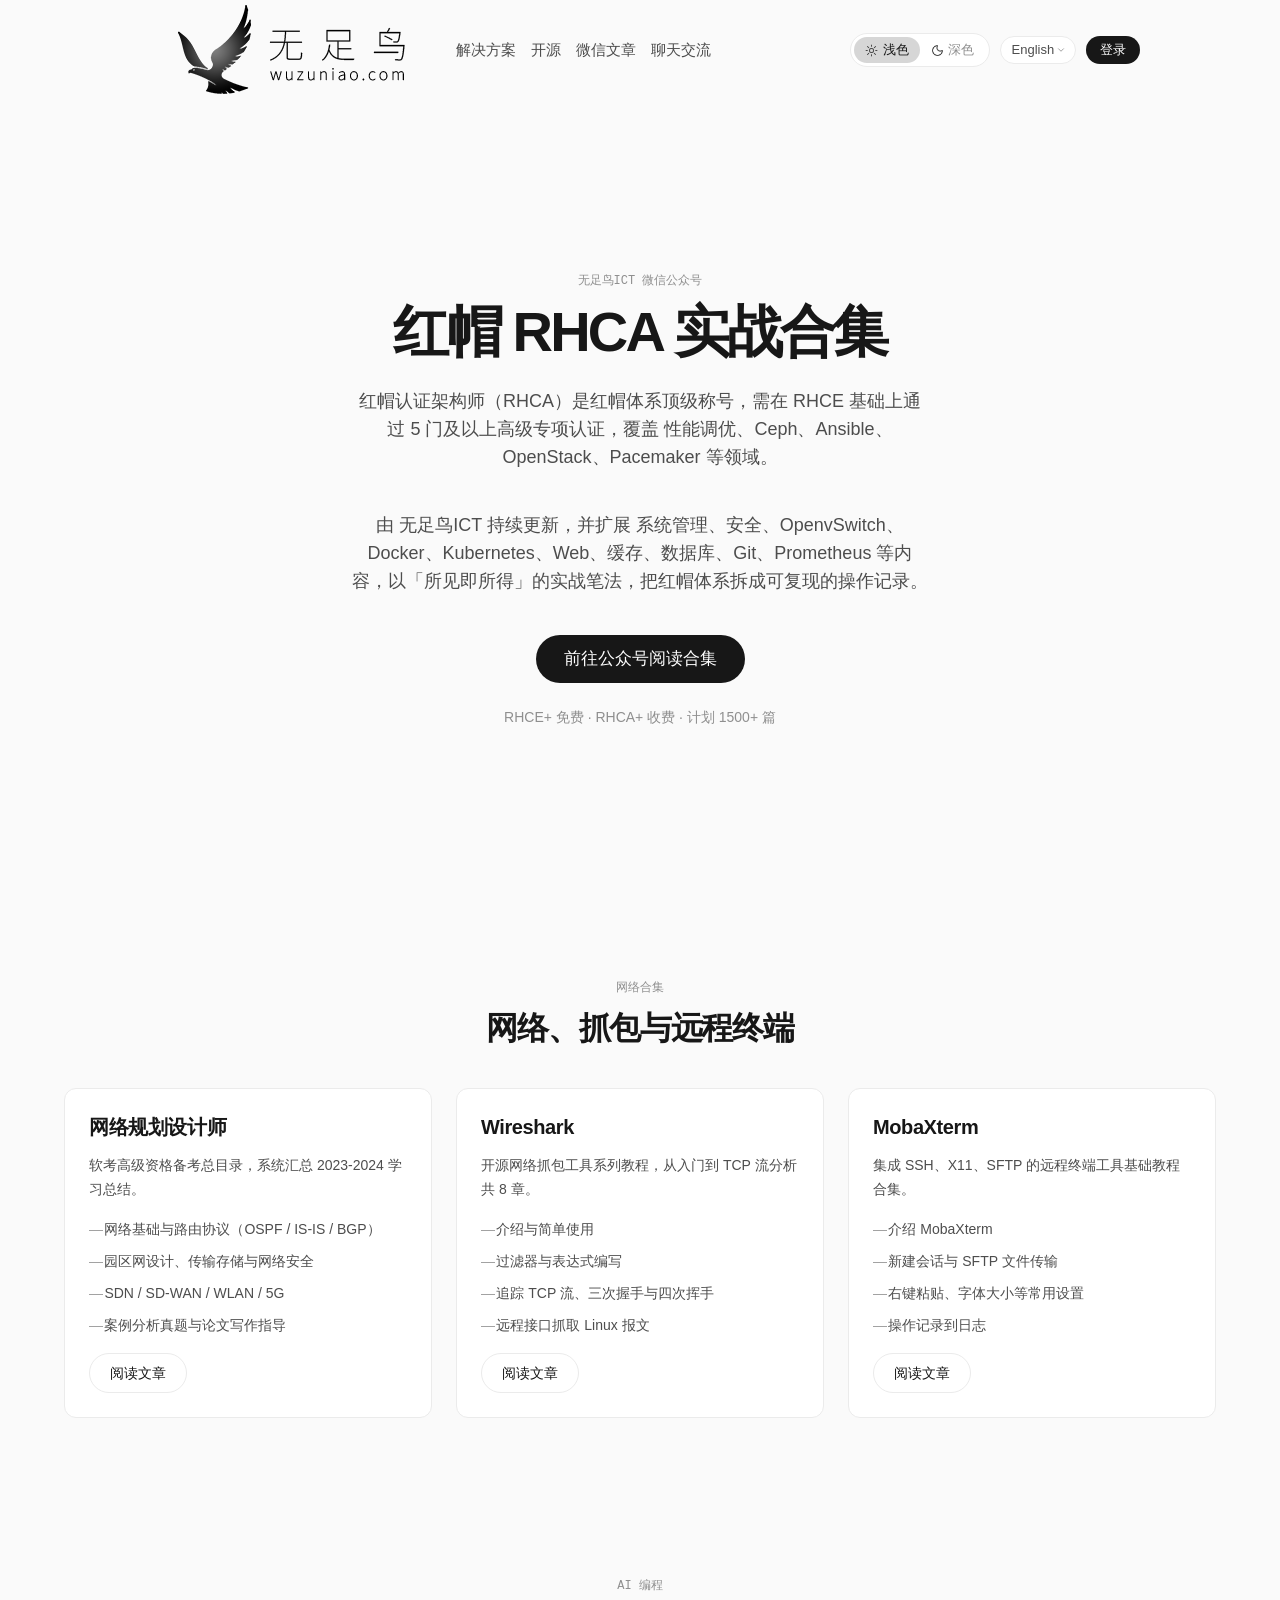
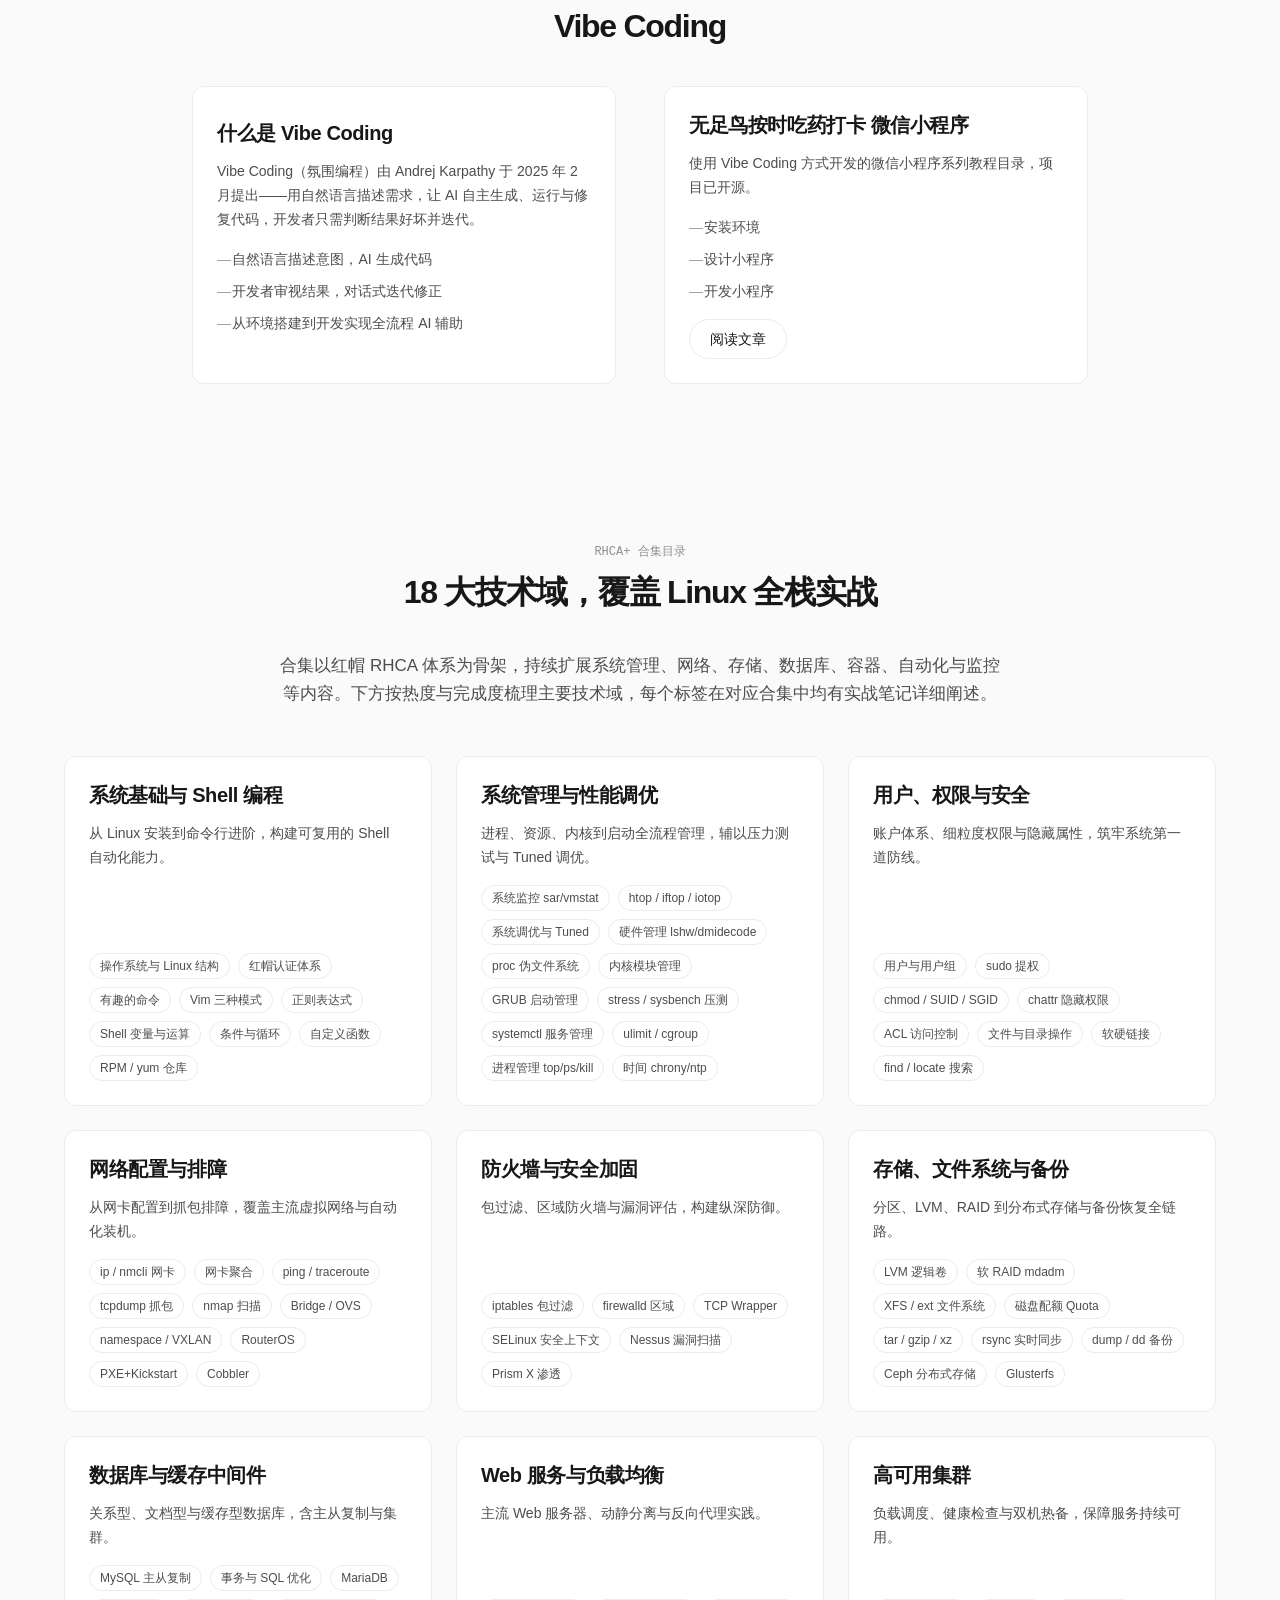
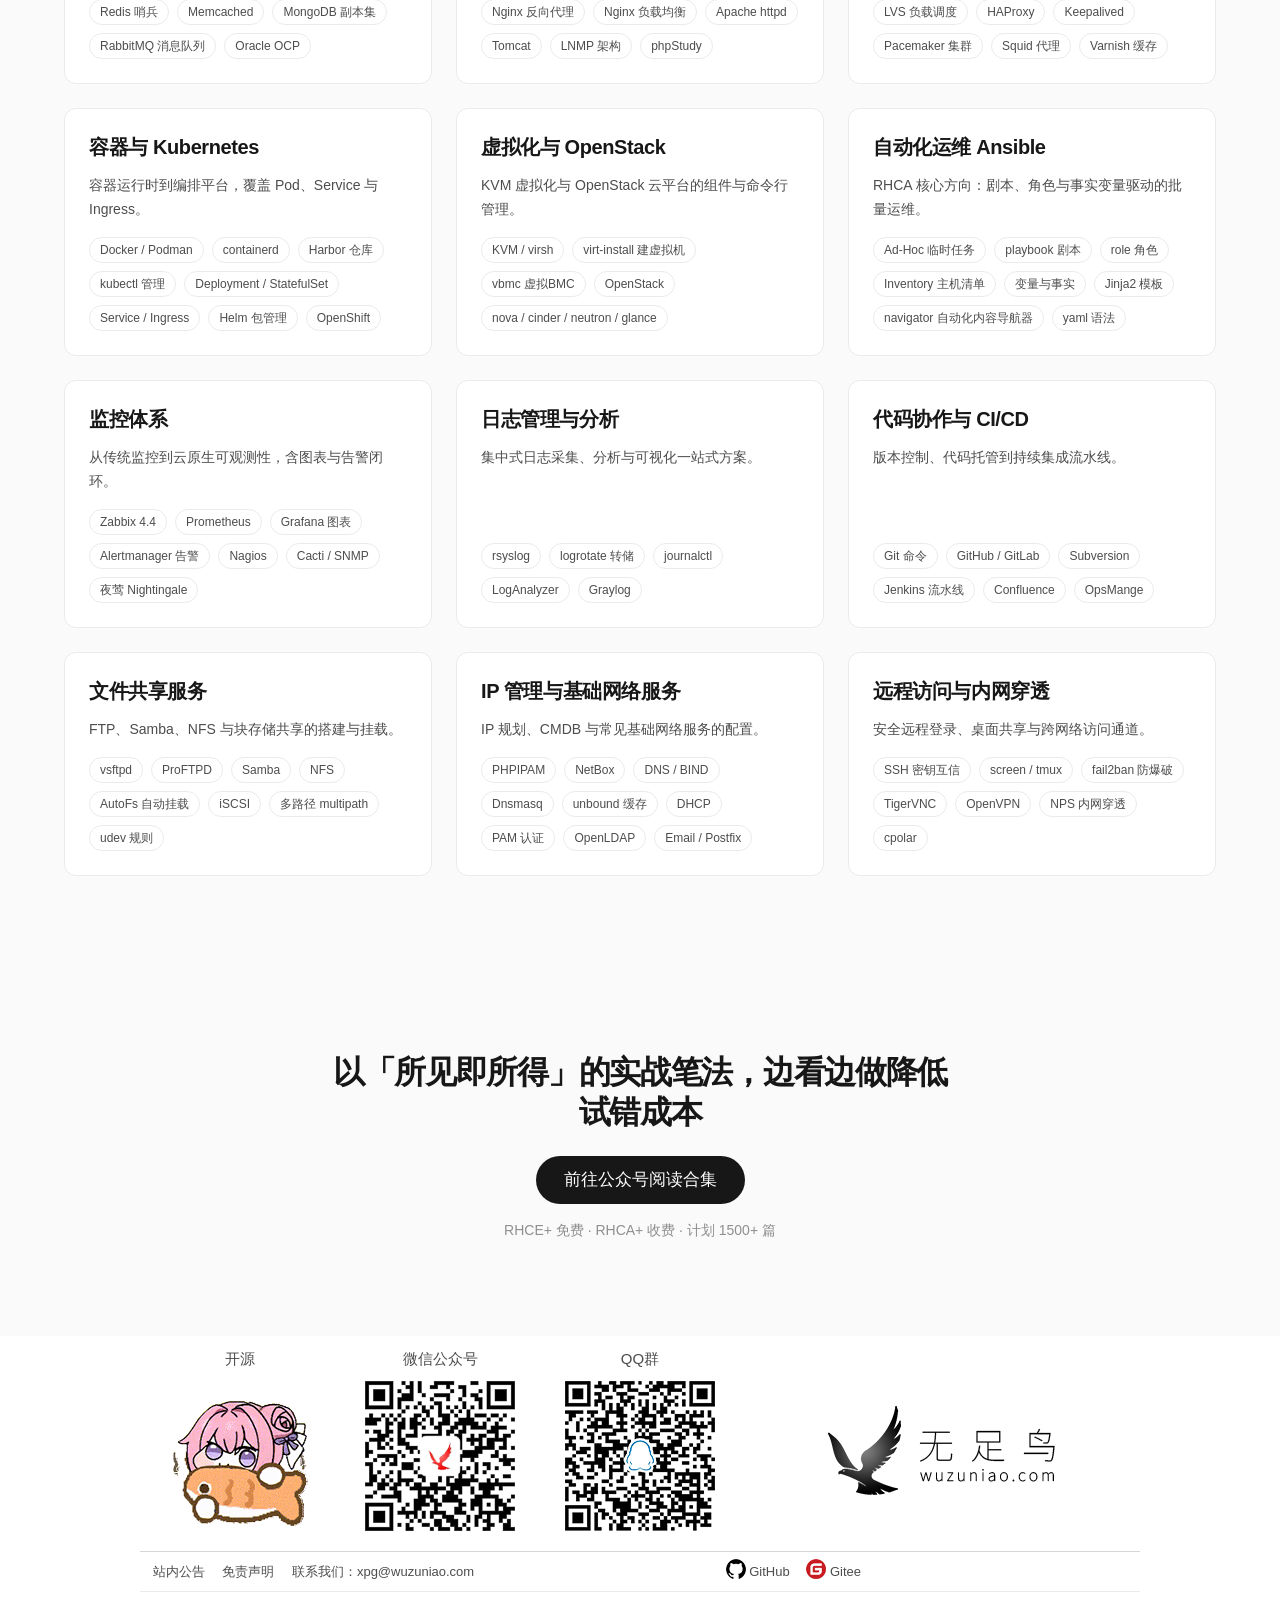
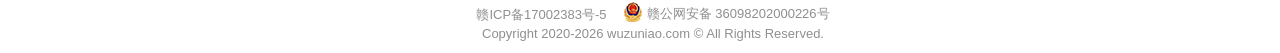
<file: index.html>
<!doctype html>
<html lang="zh-CN" data-site-base="">
<head>
  <meta charset="utf-8">
  <!-- 视觉区域与屏幕宽度一致 -->
  <meta name="viewport" content="width=device-width,initial-scale=1.0">
  <!-- 搜索引擎收录校验 -->
  <meta name="msvalidate.01" content="FA96202AFDAE1D42F6446FD426A09C89" />
  <meta name="baidu-site-verification" content="codeva-rsf2827l8A" />
  <meta name="360-site-verification" content="19813ccf8914c4d8591ff98b8799d454" />
  <meta name="sogou_site_verification" content="lUFkTDWKH3" />
  <meta name="bytedance-verification-code" content="N4dNx7xvxJeEQ9qt2UD/" />
  <!-- SEO 基础元信息 -->
  <title data-en="Red Hat RHCA Notes & Tutorials · Networking · Wireshark · Vibe Coding - Wuzuniao" data-hant="紅帽 RHCA 筆記教學·網路·Wireshark·Vibe Coding - 無足鳥">红帽 RHCA 笔记教程·网络·Wireshark·Vibe Coding - 无足鸟</title>
  <meta name="description" data-en="Wuzuniao (wuzuniao.com)'s WeChat Official Account, Wuzuniao ICT, focuses on Red Hat RHCA note tutorials, systematically organizing Linux operations, network planning and troubleshooting, Wireshark packet analysis, and Vibe Coding into reproducible, hands-on operation records with a 'what you see is what you get' approach. RHCE-level content is free, with 1500+ articles planned." data-en-attr="content" data-hant-attr="無足鳥（wuzuniao.com）旗下 無足鳥ICT 微信公眾號，以「所見即所得」的實戰筆法，專注紅帽 RHCA 系列筆記教學，系統整理 Linux 維運、網路規劃與排除障礙、Wireshark 封包擷取分析、Vibe Coding 等可重現操作記錄，RHCE 級內容免費、計畫 1500+ 篇。" content="无足鸟（wuzuniao.com）旗下 无足鸟ICT 微信公众号，以「所见即所得」的实战笔法，专注红帽 RHCA 系列笔记教程，系统整理 Linux 运维、网络规划与排障、Wireshark 抓包分析、Vibe Coding 等可复现操作记录，RHCE 级内容免费、计划 1500+ 篇。">
  <meta name="keywords" content="无足鸟,无足鸟ICT,RHCA,红帽认证,RHCE,Linux运维,笔记教程,实战教程,网络规划设计师,网络,Wireshark,抓包分析,Vibe Coding,Shell,Ansible,Ceph,Docker,Kubernetes,SELinux,Prometheus">
  <meta name="author" content="无足鸟">
  <meta name="robots" content="index,follow,max-image-preview:large">
  <link rel="canonical" href="https://www.wuzuniao.com/">
  <!-- 多语言备用版本（SEO hreflang）：前端 JS 切换、共用同一 URL，仅保留 x-default -->
  <link rel="alternate" hreflang="x-default" href="https://www.wuzuniao.com/">
  <!-- Open Graph（社交平台分享卡片） -->
  <meta property="og:type" content="website">
  <meta property="og:site_name" content="无足鸟">
  <meta property="og:locale" data-en="en_US" data-en-attr="content" data-hant-attr="zh_Hant" content="zh_CN">
  <meta property="og:locale:alternate" content="zh_Hant">
  <meta property="og:locale:alternate" content="en_US">
  <meta property="og:title" data-en="Red Hat RHCA Notes & Tutorials · Networking · Wireshark · Vibe Coding - Wuzuniao" data-en-attr="content" data-hant-attr="紅帽 RHCA 筆記教學·網路·Wireshark·Vibe Coding - 無足鳥" content="红帽 RHCA 笔记教程·网络·Wireshark·Vibe Coding - 无足鸟">
  <meta property="og:description" data-en="Wuzuniao (wuzuniao.com)'s WeChat Official Account, Wuzuniao ICT, focuses on Red Hat RHCA note tutorials while also covering network planning, Wireshark packet analysis, and Vibe Coding, organizing reproducible Linux operations with a 'what you see is what you get' hands-on approach." data-en-attr="content" data-hant-attr="無足鳥（wuzuniao.com）旗下 無足鳥ICT 微信公眾號，專注紅帽 RHCA 筆記教學，同時覆蓋網路規劃、Wireshark 封包擷取分析與 Vibe Coding，以「所見即所得」的實戰筆法整理可重現的 Linux 維運操作記錄。" content="无足鸟（wuzuniao.com）旗下 无足鸟ICT 微信公众号，专注红帽 RHCA 笔记教程，同时覆盖网络规划、Wireshark 抓包分析与 Vibe Coding，以「所见即所得」的实战笔法整理可复现的 Linux 运维操作记录。">
  <meta property="og:url" content="https://www.wuzuniao.com/">
  <meta property="og:image" content="https://www.wuzuniao.com/images/logo_wuzuniao_com_q.png">
  <!-- Twitter 卡片 -->
  <meta name="twitter:card" content="summary_large_image">
  <meta name="twitter:title" data-en="Red Hat RHCA Notes & Tutorials · Networking · Wireshark · Vibe Coding - Wuzuniao" data-en-attr="content" data-hant-attr="紅帽 RHCA 筆記教學·網路·Wireshark·Vibe Coding - 無足鳥" content="红帽 RHCA 笔记教程·网络·Wireshark·Vibe Coding - 无足鸟">
  <meta name="twitter:description" data-en="Wuzuniao (wuzuniao.com)'s WeChat Official Account, Wuzuniao ICT, focuses on Red Hat RHCA note tutorials while also covering network planning, Wireshark packet analysis, and Vibe Coding, among other hands-on topics." data-en-attr="content" data-hant-attr="無足鳥（wuzuniao.com）旗下 無足鳥ICT 微信公眾號，專注紅帽 RHCA 筆記教學，同時覆蓋網路規劃、Wireshark 封包擷取分析與 Vibe Coding 等實戰內容。" content="无足鸟（wuzuniao.com）旗下 无足鸟ICT 微信公众号，专注红帽 RHCA 笔记教程，同时覆盖网络规划、Wireshark 抓包分析与 Vibe Coding 等实战内容。">
  <meta name="twitter:image" content="https://www.wuzuniao.com/images/logo_wuzuniao_com_q.png">
  <!-- 收藏栏图标 -->
  <link rel="shortcut icon" href="images/favicon.ico">
  <!-- 重置样式 -->
  <link rel="stylesheet" href="style/init.css">
  <!-- 主题切换（首屏同步 data-theme，避免闪烁） -->
  <script src="script/theme.js"></script>
  <script src="script/nav-partial.js" defer></script>
  <!-- 国际化（中英文切换） -->
  <script src="script/i18n.js" defer></script>
  <!-- 导航交互 -->
  <script src="script/nav.js" defer></script>
  <!-- header footer 样式 -->
  <link rel="stylesheet" href="style/header_footer.css">
  <!-- 首页 main 区样式 -->
  <link rel="stylesheet" href="style/main.css">
  <!-- 结构化数据 JSON-LD：组织 + 网站 + 合集页 + FAQ（面向 SEO 与生成式引擎优化 GEO） -->
  <script type="application/ld+json">
  {
    "@context": "https://schema.org",
    "@graph": [
      {
        "@type": "Organization",
        "@id": "https://www.wuzuniao.com/#organization",
        "name": [
          { "@language": "zh-CN", "@value": "无足鸟" },
          { "@language": "zh-Hant", "@value": "無足鳥" },
          { "@language": "en", "@value": "Wuzuniao" }
        ],
        "url": "https://www.wuzuniao.com/",
        "logo": "https://www.wuzuniao.com/images/logo_wuzuniao_com_q.png",
        "description": [
          { "@language": "zh-CN", "@value": "无足鸟（wuzuniao.com）是技术分享品牌，旗下 无足鸟ICT 微信公众号专注红帽 RHCA 系列笔记教程与 Linux 运维、网络规划、Wireshark 抓包分析、Vibe Coding 等技术实战记录，以「所见即所得」的实战笔法提供可复现操作记录。" },
          { "@language": "zh-Hant", "@value": "無足鳥（wuzuniao.com）是技術分享品牌，旗下 無足鳥ICT 微信公眾號專注紅帽 RHCA 系列筆記教學與 Linux 維運、網路規劃、Wireshark 封包擷取分析、Vibe Coding 等技術實戰記錄，以「所見即所得」的實戰筆法提供可重現操作記錄。" },
          { "@language": "en", "@value": "Wuzuniao (wuzuniao.com) is a technical sharing brand. Its WeChat Official Account, Wuzuniao ICT, focuses on the Red Hat RHCA series of notes and tutorials and records hands-on practice in Linux operations, network planning, Wireshark packet analysis, and Vibe Coding, providing reproducible operation records through a hands-on, what-you-see-is-what-you-get writing style." }
        ],
        "sameAs": [
          "https://github.com/wuzuniao",
          "https://gitee.com/wuzuniao/hei"
        ]
      },
      {
        "@type": "WebSite",
        "@id": "https://www.wuzuniao.com/#website",
        "name": [
          { "@language": "zh-CN", "@value": "无足鸟" },
          { "@language": "zh-Hant", "@value": "無足鳥" },
          { "@language": "en", "@value": "Wuzuniao" }
        ],
        "url": "https://www.wuzuniao.com/",
        "inLanguage": ["zh-CN", "zh-Hant", "en"],
        "publisher": { "@id": "https://www.wuzuniao.com/#organization" }
      },
      {
        "@type": "CollectionPage",
        "@id": "https://www.wuzuniao.com/#webpage",
        "url": "https://www.wuzuniao.com/",
        "name": [
          { "@language": "zh-CN", "@value": "红帽 RHCA 笔记教程" },
          { "@language": "zh-Hant", "@value": "紅帽 RHCA 筆記教學" },
          { "@language": "en", "@value": "Red Hat RHCA Notes & Tutorials" }
        ],
        "isPartOf": { "@id": "https://www.wuzuniao.com/#website" },
        "inLanguage": ["zh-CN", "zh-Hant", "en"],
        "about": ["红帽认证架构师 RHCA", "RHCA 笔记教程", "Linux 运维", "系统管理", "网络规划设计师", "网络排障", "Wireshark 抓包分析", "Vibe Coding", "存储", "容器与 Kubernetes", "自动化运维 Ansible", "监控"],
        "description": [
          { "@language": "zh-CN", "@value": "红帽认证架构师（RHCA）笔记教程合集，覆盖系统基础与 Shell、网络规划与排障、Wireshark 抓包分析、安全加固、存储备份、数据库缓存、Web 与负载均衡、高可用集群、容器与 Kubernetes、Ansible 自动化、Vibe Coding 与监控日志等 18 大技术域。" },
          { "@language": "zh-Hant", "@value": "紅帽認證架構師（RHCA）筆記教學合集，覆蓋系統基礎與 Shell、網路規劃與排除障礙、Wireshark 封包擷取分析、安全強化、儲存備份、資料庫快取、Web 與負載平衡、高可用性叢集、容器與 Kubernetes、Ansible 自動化、Vibe Coding 與監控日誌等 18 大技術域。" },
          { "@language": "en", "@value": "A collection of Red Hat Certified Architect (RHCA) notes and tutorials covering 18 major technical domains: system fundamentals and Shell, network planning and troubleshooting, Wireshark packet analysis, security hardening, storage and backup, database and caching, web and load balancing, high-availability clusters, containers and Kubernetes, Ansible automation, Vibe Coding, and monitoring and logging." }
        ]
      },
      {
        "@type": "FAQPage",
        "@id": "https://www.wuzuniao.com/#faq",
        "mainEntity": [
          {
            "@type": "Question",
            "name": [
              { "@language": "zh-CN", "@value": "什么是红帽 RHCA 认证？" },
              { "@language": "zh-Hant", "@value": "什麼是紅帽 RHCA 認證？" },
              { "@language": "en", "@value": "What is the Red Hat RHCA certification?" }
            ],
            "acceptedAnswer": {
              "@type": "Answer",
              "text": "红帽认证架构师（RHCA）是红帽体系顶级称号，需在 RHCE 基础上通过 5 门及以上高级专项认证，覆盖性能调优、Ceph、Ansible、OpenStack、Pacemaker 等领域。"
            }
          },
          {
            "@type": "Question",
            "name": [
              { "@language": "zh-CN", "@value": "无足鸟ICT 的 RHCA 合集包含哪些内容？" },
              { "@language": "zh-Hant", "@value": "無足鳥ICT 的 RHCA 合集包含哪些內容？" },
              { "@language": "en", "@value": "What does Wuzuniao ICT's RHCA collection cover?" }
            ],
            "acceptedAnswer": {
              "@type": "Answer",
              "text": "合集以红帽 RHCA 体系为骨架，扩展系统管理、安全、OpenvSwitch、Docker、Kubernetes、Web、缓存、数据库、Git、Prometheus 等内容，以「所见即所得」的实战笔法整理为可复现的操作记录。"
            }
          },
          {
            "@type": "Question",
            "name": [
              { "@language": "zh-CN", "@value": "无足鸟ICT 除了 RHCA 还提供哪些内容？" },
              { "@language": "zh-Hant", "@value": "無足鳥ICT 除了 RHCA 還提供哪些內容？" },
              { "@language": "en", "@value": "Besides RHCA, what other content does Wuzuniao ICT offer?" }
            ],
            "acceptedAnswer": {
              "@type": "Answer",
              "text": "除红帽 RHCA 系列笔记教程外，无足鸟ICT 还提供网络规划设计师备考笔记、网络配置与排障实战、Wireshark 抓包分析与协议解读，以及 Vibe Coding（AI 辅助编程）的实战心得与案例。"
            }
          },
          {
            "@type": "Question",
            "name": [
              { "@language": "zh-CN", "@value": "无足鸟ICT 的笔记有什么特点？" },
              { "@language": "zh-Hant", "@value": "無足鳥ICT 的筆記有什麼特點？" },
              { "@language": "en", "@value": "What are the characteristics of Wuzuniao ICT's notes?" }
            ],
            "acceptedAnswer": {
              "@type": "Answer",
              "text": "以「所见即所得」的实战笔法撰写，把命令、现象与结果一并记录，强调可复现；RHCE 级别内容免费开放，计划累计 1500+ 篇，适合边看边练的 Linux 运维学习。"
            }
          },
          {
            "@type": "Question",
            "name": [
              { "@language": "zh-CN", "@value": "无足鸟是什么？" },
              { "@language": "zh-Hant", "@value": "無足鳥是什麼？" },
              { "@language": "en", "@value": "What is Wuzuniao?" }
            ],
            "acceptedAnswer": {
              "@type": "Answer",
              "text": "无足鸟（wuzuniao.com）是技术分享品牌，旗下 无足鸟ICT 微信公众号（wuzuniao_com）专注红帽 RHCA 系列笔记教程，并覆盖网络规划、Wireshark 抓包分析与 Vibe Coding 等实战内容；以「所见即所得」的实战笔法，把 Linux 运维与红帽体系整理为可复现的操作记录，RHCE 级内容免费、计划累计 1500+ 篇。"
            }
          },
          {
            "@type": "Question",
            "name": [
              { "@language": "zh-CN", "@value": "无足鸟提供哪些 RHCA 教程？" },
              { "@language": "zh-Hant", "@value": "無足鳥提供哪些 RHCA 教學？" },
              { "@language": "en", "@value": "What RHCA tutorials does Wuzuniao offer?" }
            ],
            "acceptedAnswer": {
              "@type": "Answer",
              "text": "无足鸟ICT 以红帽 RHCA 体系为骨架，整理 18 大技术域的可复现操作笔记：系统基础与 Shell、系统管理与性能调优、用户权限与安全、网络配置与排障、防火墙与安全加固、存储与备份、数据库与缓存、Web 服务与负载均衡、高可用集群、容器与 Kubernetes、虚拟化与 OpenStack、Ansible 自动化、监控体系、日志管理、代码协作与 CI/CD、文件共享、IP 管理与核心网络服务、远程访问与内网穿透；RHCE 级内容免费、RHCA 级收费，计划累计 1500+ 篇。"
            }
          },
          {
            "@type": "Question",
            "name": [
              { "@language": "zh-CN", "@value": "什么是网络抓包？" },
              { "@language": "zh-Hant", "@value": "什麼是網路抓包？" },
              { "@language": "en", "@value": "What is network packet capture?" }
            ],
            "acceptedAnswer": {
              "@type": "Answer",
              "text": "网络抓包（Packet Capture）是指通过工具截获并分析在网络链路中传输的数据包，用于排查网络故障、理解协议交互与安全分析。常用工具有 Wireshark（图形化抓包与协议解析）与 tcpdump（命令行抓包）等；无足鸟ICT 提供从入门到 TCP 流分析共 8 章的 Wireshark 系列教程。"
            }
          },
          {
            "@type": "Question",
            "name": [
              { "@language": "zh-CN", "@value": "Wireshark 是什么？无足鸟有哪些 Wireshark 教程？" },
              { "@language": "zh-Hant", "@value": "Wireshark 是什麼？無足鳥有哪些 Wireshark 教學？" },
              { "@language": "en", "@value": "What is Wireshark? What Wireshark tutorials does Wuzuniao offer?" }
            ],
            "acceptedAnswer": {
              "@type": "Answer",
              "text": "Wireshark 是开源的网络数据包抓取与分析工具，可从入门到 TCP 流分析系统学习。无足鸟ICT 的 Wireshark 系列教程共 8 章，覆盖介绍与简单使用、过滤器与表达式编写、追踪 TCP 流（三次握手与四次挥手）、远程接口抓取 Linux 报文等实战内容。"
            }
          },
          {
            "@type": "Question",
            "name": [
              { "@language": "zh-CN", "@value": "有哪些常用的 SSH 远程工具？" },
              { "@language": "zh-Hant", "@value": "有哪些常用的 SSH 遠端工具？" },
              { "@language": "en", "@value": "What are common SSH remote tools?" }
            ],
            "acceptedAnswer": {
              "@type": "Answer",
              "text": "常用的 SSH 远程登录与运维工具包括 MobaXterm（集成 SSH、X11、SFTP 的远程终端）、OpenSSH（命令行 ssh 客户端）、TigerVNC（远程桌面）等；无足鸟ICT 提供 MobaXterm 基础教程合集，讲解会话创建、SFTP 传输、常用设置与操作日志。"
            }
          },
          {
            "@type": "Question",
            "name": [
              { "@language": "zh-CN", "@value": "MobaXterm 是什么？" },
              { "@language": "zh-Hant", "@value": "MobaXterm 是什麼？" },
              { "@language": "en", "@value": "What is MobaXterm?" }
            ],
            "acceptedAnswer": {
              "@type": "Answer",
              "text": "MobaXterm 是一款集成了 SSH、X11 转发与 SFTP 文件传输的远程终端工具，适合在 Windows 下连接与管理 Linux 服务器。无足鸟ICT 提供其基础教程合集，涵盖 MobaXterm 介绍、新建会话与 SFTP 文件传输、右键粘贴与字体大小等常用设置、操作记录到日志等内容。"
            }
          },
          {
            "@type": "Question",
            "name": [
              { "@language": "zh-CN", "@value": "什么是 Vibe Coding？" },
              { "@language": "zh-Hant", "@value": "什麼是 Vibe Coding？" },
              { "@language": "en", "@value": "What is Vibe Coding?" }
            ],
            "acceptedAnswer": {
              "@type": "Answer",
              "text": "Vibe Coding（氛围编程）由 Andrej Karpathy 于 2025 年 2 月提出，指用自然语言描述需求，让 AI 自主生成、运行与修复代码，开发者只判断结果好坏并对话式迭代。无足鸟ICT 提供以 Vibe Coding 方式开发的「无足鸟按时吃药打卡」微信小程序系列教程，项目已开源。"
            }
          }
        ]
      }
    ]
  }
  </script>
</head>

<body>
  <header id="site-header">
    <noscript>
      <nav class="noscript-nav" aria-label="站点导航">
        <a href="index.html">首页</a>
        <a href="https://github.com/wuzuniao" target="_blank" rel="noopener">开源</a>
        <a href="https://mp.weixin.qq.com/s/sZmS0axaiBpExRVVSG1rgA" target="_blank" rel="noopener">微信文章</a>
        <a href="https://jq.qq.com/?_wv=1027&k=OyWwUJBI" target="_blank" rel="noopener">聊天交流</a>
      </nav>
    </noscript>
  </header>
  <main class="v-main">
    <!-- Hero：左合集介绍 + 右红帽 RHCA 认证卡片（已移除右侧渐变） -->
    <section class="hero">
      <div class="hero-inner">
        <p class="eyebrow" data-en="Wuzuniao ICT · WeChat Official Account" data-hant="無足鳥ICT 微信公眾號">无足鸟ICT 微信公众号</p>
        <h1 class="hero-title" data-en="Red Hat RHCA Hands-on Collection" data-hant="紅帽 RHCA 實戰合集">红帽 RHCA 实战合集</h1>
        <p class="hero-lead" data-en="Red Hat Certified Architect (RHCA) is the top-level title in the Red Hat certification system. It requires passing 5 or more advanced specialty certifications beyond RHCE, covering performance tuning, Ceph, Ansible, OpenStack, Pacemaker, and more." data-hant="紅帽認證架構師（RHCA）是紅帽體系頂級稱號，需在 RHCE 基礎上通過 5 門及以上高級專項認證，覆蓋 效能調校、Ceph、Ansible、OpenStack、Pacemaker 等領域。">红帽认证架构师（RHCA）是红帽体系顶级称号，需在 RHCE 基础上通过 5 门及以上高级专项认证，覆盖 性能调优、Ceph、Ansible、OpenStack、Pacemaker 等领域。</p>
		<p class="hero-lead" data-en="Continuously updated by Wuzuniao ICT, it expands into system administration, security, OpenvSwitch, Docker, Kubernetes, web, caching, databases, Git, Prometheus, and more—breaking the Red Hat system down into reproducible, hands-on operation records with a 'what you see is what you get' practical approach." data-hant="由 無足鳥ICT 持續更新，並擴展 系統管理、安全、OpenvSwitch、Docker、Kubernetes、Web、快取、資料庫、Git、Prometheus 等內容，以「所見即所得」的實戰筆法，把紅帽體系拆成可重現的操作記錄。">由 无足鸟ICT 持续更新，并扩展 系统管理、安全、OpenvSwitch、Docker、Kubernetes、Web、缓存、数据库、Git、Prometheus 等内容，以「所见即所得」的实战笔法，把红帽体系拆成可复现的操作记录。</p>
        <div class="hero-actions">
          <a class="btn btn-primary" href="https://mp.weixin.qq.com/mp/appmsgalbum?__biz=MzIwNTgxMTIwMg==&action=getalbum&album_id=4210020438417866766#wechat_redirect" target="_blank" rel="noopener" data-en="Read the Collection on WeChat Official Account" data-hant="前往公眾號閱讀合集">前往公众号阅读合集</a>
        </div>
        <p class="hero-note" data-en="RHCE+ free · RHCA+ paid · 1500+ articles planned" data-hant="RHCE+ 免費 · RHCA+ 收費 · 計畫 1500+ 篇">RHCE+ 免费 · RHCA+ 收费 · 计划 1500+ 篇</p>
      </div>
    </section>

    <!-- 网络合集：一屏介绍网络规划设计师 / Wireshark / MobaXterm（链接取自 header） -->
    <section class="screen network">
      <div class="screen-inner">
        <p class="eyebrow" data-en="Network Collection" data-hant="網路合集">网络合集</p>
        <h2 class="section-title" data-en="Networking, Packet Capture & Remote Terminal" data-hant="網路、封包擷取與遠端終端機">网络、抓包与远程终端</h2>
        <div class="network-grid">
          <article class="feature-card">
            <h3 class="card-title" data-en="Network Planning Designer" data-hant="網路規劃設計師">网络规划设计师</h3>
            <p class="card-desc" data-en="A master directory for the senior-level exam prep, systematically summarizing study notes from 2023–2024." data-hant="軟考高級資格備考總目錄，系統彙整 2023-2024 學習總結。">软考高级资格备考总目录，系统汇总 2023-2024 学习总结。</p>
            <ul class="card-list">
              <li data-en="Network fundamentals & routing protocols (OSPF / IS-IS / BGP)" data-hant="網路基礎與路由協定（OSPF / IS-IS / BGP）">网络基础与路由协议（OSPF / IS-IS / BGP）</li>
              <li data-en="Campus network design, transmission & storage, and network security" data-hant="校園網設計、傳輸儲存與網路安全">园区网设计、传输存储与网络安全</li>
              <li data-en="SDN / SD-WAN / WLAN / 5G" data-hant="SDN / SD-WAN / WLAN / 5G">SDN / SD-WAN / WLAN / 5G</li>
              <li data-en="Case-analysis past papers & thesis writing guidance" data-hant="案例分析歷屆試題與論文寫作指導">案例分析真题与论文写作指导</li>
            </ul>
            <a class="card-btn" href="https://mp.weixin.qq.com/s/K5BwdoOtZCsrrGlfVU-CbQ" target="_blank" rel="noopener" data-en="Read Article" data-hant="閱讀文章">阅读文章</a>
          </article>
          <article class="feature-card">
            <h3 class="card-title">Wireshark</h3>
            <p class="card-desc" data-en="A tutorial series for the open-source network packet capture tool, from getting started to TCP stream analysis, in 8 chapters." data-hant="開源網路封包擷取工具系列教學，從入門到 TCP 流分析共 8 章。">开源网络抓包工具系列教程，从入门到 TCP 流分析共 8 章。</p>
            <ul class="card-list">
              <li data-en="Introduction & basic usage" data-hant="介紹與簡單使用">介绍与简单使用</li>
              <li data-en="Filters & expression writing" data-hant="過濾器與表達式撰寫">过滤器与表达式编写</li>
              <li data-en="Following TCP streams, the three-way handshake & four-way handshake" data-hant="追蹤 TCP 流、三向交握與四向交握">追踪 TCP 流、三次握手与四次挥手</li>
              <li data-en="Capturing Linux packets from a remote interface" data-hant="遠端接口抓取 Linux 封包">远程接口抓取 Linux 报文</li>
            </ul>
            <a class="card-btn" href="https://mp.weixin.qq.com/s/LCWTZ2NWtaWwFm90bWdZfg" target="_blank" rel="noopener" data-en="Read Article" data-hant="閱讀文章">阅读文章</a>
          </article>
          <article class="feature-card">
            <h3 class="card-title">MobaXterm</h3>
            <p class="card-desc" data-en="A beginner tutorial collection for the remote terminal tool integrating SSH, X11, and SFTP." data-hant="集成 SSH、X11、SFTP 的遠端終端機工具基礎教學合集。">集成 SSH、X11、SFTP 的远程终端工具基础教程合集。</p>
            <ul class="card-list">
              <li data-en="Introducing MobaXterm" data-hant="介紹 MobaXterm">介绍 MobaXterm</li>
              <li data-en="Creating sessions & SFTP file transfer" data-hant="新建工作階段與 SFTP 文件傳輸">新建会话与 SFTP 文件传输</li>
              <li data-en="Common settings such as right-click paste and font size" data-hant="右鍵貼上、字型大小等常用設定">右键粘贴、字体大小等常用设置</li>
              <li data-en="Logging operation records" data-hant="操作記錄到日誌">操作记录到日志</li>
            </ul>
            <a class="card-btn" href="https://mp.weixin.qq.com/s/W7i8NNIwKmfMVIdGjx8JfA" target="_blank" rel="noopener" data-en="Read Article" data-hant="閱讀文章">阅读文章</a>
          </article>
        </div>
      </div>
    </section>

    <!-- Vibe Coding：一屏展示（链接取自 header） -->
    <section class="screen vibe">
      <div class="screen-inner">
        <p class="eyebrow" data-en="AI Coding" data-hant="AI 程式設計">AI 编程</p>
        <h2 class="section-title">Vibe Coding</h2>
        <div class="vibe-grid">
          <div class="vibe-concept">
            <h3 class="card-title" data-en="What Is Vibe Coding" data-hant="什麼是 Vibe Coding">什么是 Vibe Coding</h3>
            <p class="card-desc" data-en="Vibe Coding was proposed by Andrej Karpathy in February 2025—describe requirements in natural language and let AI autonomously generate, run, and fix code, while the developer only judges whether the result is good and iterates." data-hant="Vibe Coding（氛圍程式設計）由 Andrej Karpathy 於 2025 年 2 月提出——用自然語言描述需求，讓 AI 自主生成、運行與修復程式碼，開發者只需判斷結果好壞並迭代。">Vibe Coding（氛围编程）由 Andrej Karpathy 于 2025 年 2 月提出——用自然语言描述需求，让 AI 自主生成、运行与修复代码，开发者只需判断结果好坏并迭代。</p>
            <ul class="card-list">
              <li data-en="Describe intent in natural language; AI generates code" data-hant="自然語言描述意圖，AI 生成程式碼">自然语言描述意图，AI 生成代码</li>
              <li data-en="Developer reviews results and iterates through dialogue" data-hant="開發者審視結果，對話式迭代修正">开发者审视结果，对话式迭代修正</li>
              <li data-en="Full-process AI assistance from environment setup to development" data-hant="從環境搭建到開發實現全流程 AI 輔助">从环境搭建到开发实现全流程 AI 辅助</li>
            </ul>
          </div>
          <article class="feature-card">
            <h3 class="card-title" data-en="Wuzuniao Take-Medicine-on-Time Check-in WeChat Mini Program" data-hant="無足鳥按時吃藥打卡 微信小程序">无足鸟按时吃药打卡 微信小程序</h3>
            <p class="card-desc" data-en="A tutorial index series for the WeChat Mini Program developed with Vibe Coding; the project is open source." data-hant="使用 Vibe Coding 方式開發的微信小程序系列教學目錄，專案已開源。">使用 Vibe Coding 方式开发的微信小程序系列教程目录，项目已开源。</p>
            <ul class="card-list">
              <li data-en="Set up the environment" data-hant="安裝環境">安装环境</li>
              <li data-en="Design the Mini Program" data-hant="設計小程序">设计小程序</li>
              <li data-en="Develop the Mini Program" data-hant="開發小程序">开发小程序</li>
            </ul>
            <a class="card-btn" href="https://mp.weixin.qq.com/s/kT6fiaZKdSvElfv_uc-3Ow" target="_blank" rel="noopener" data-en="Read Article" data-hant="閱讀文章">阅读文章</a>
          </article>
        </div>
      </div>
    </section>

    <!-- RHCA+ 合集目录：基于 tree.txt，按网络热度 / 内容完善度归类展示 -->
    <section class="catalog">
      <div class="catalog-inner">
        <p class="eyebrow" data-en="RHCA+ Collection Catalog" data-hant="RHCA+ 合集目錄">RHCA+ 合集目录</p>
        <h2 class="section-title" data-en="18 Technical Domains Covering the Full Linux Stack" data-hant="18 大技術域，覆蓋 Linux 全端實戰">18 大技术域，覆盖 Linux 全栈实战</h2>
        <p class="catalog-lead" data-en="Built on the Red Hat RHCA framework, the collection continuously expands into system administration, networking, storage, databases, containers, automation, and monitoring. The main technical domains below are organized by popularity and completion status; each tag is detailed with hands-on notes within its corresponding collection." data-hant="合集以紅帽 RHCA 體系為骨架，持續擴展系統管理、網路、儲存、資料庫、容器、自動化與監控等內容。下方按熱度與完成度梳理主要技術域，每個標籤在對應合集中均有實戰筆記詳細闡述。">合集以红帽 RHCA 体系为骨架，持续扩展系统管理、网络、存储、数据库、容器、自动化与监控等内容。下方按热度与完成度梳理主要技术域，每个标签在对应合集中均有实战笔记详细阐述。</p>
        <div class="catalog-grid">
          <article class="catalog-card">
            <h3 class="catalog-card-title" data-en="System Basics & Shell Scripting" data-hant="系統基礎與 Shell 程式設計">系统基础与 Shell 编程</h3>
            <p class="catalog-card-desc" data-en="From Linux installation to command-line mastery, building reusable Shell automation skills." data-hant="從 Linux 安裝到命令列進階，構建可重用的 Shell 自動化能力。">从 Linux 安装到命令行进阶，构建可复用的 Shell 自动化能力。</p>
            <ul class="catalog-tags">
              <li class="catalog-tag" data-en="Operating System & Linux Architecture" data-hant="作業系統與 Linux 結構">操作系统与 Linux 结构</li>
              <li class="catalog-tag" data-en="Red Hat Certification System" data-hant="紅帽認證體系">红帽认证体系</li>
              <li class="catalog-tag" data-en="Fun Commands" data-hant="有趣的命令">有趣的命令</li>
              <li class="catalog-tag" data-en="Vim Three Modes" data-hant="Vim 三種模式">Vim 三种模式</li>
              <li class="catalog-tag" data-en="Regular Expressions" data-hant="正規表示式">正则表达式</li>
              <li class="catalog-tag" data-en="Shell Variables & Arithmetic" data-hant="Shell 變數與運算">Shell 变量与运算</li>
              <li class="catalog-tag" data-en="Conditionals & Loops" data-hant="條件與迴圈">条件与循环</li>
              <li class="catalog-tag" data-en="Custom Functions" data-hant="自訂函式">自定义函数</li>
              <li class="catalog-tag" data-en="RPM / yum Repositories" data-hant="RPM / yum 儲存庫">RPM / yum 仓库</li>
            </ul>
          </article>
          <article class="catalog-card">
            <h3 class="catalog-card-title" data-en="System Administration & Performance Tuning" data-hant="系統管理與效能調校">系统管理与性能调优</h3>
            <p class="catalog-card-desc" data-en="End-to-end management from processes, resources, and kernel to boot, supplemented by stress testing and Tuned tuning." data-hant="行程、資源、核心到啟動全流程管理，輔以壓力測試與 Tuned 調校。">进程、资源、内核到启动全流程管理，辅以压力测试与 Tuned 调优。</p>
            <ul class="catalog-tags">
              <li class="catalog-tag" data-en="System Monitoring sar/vmstat" data-hant="系統監控 sar/vmstat">系统监控 sar/vmstat</li>
              <li class="catalog-tag">htop / iftop / iotop</li>
              <li class="catalog-tag" data-en="System Tuning & Tuned" data-hant="系統調校與 Tuned">系统调优与 Tuned</li>
              <li class="catalog-tag" data-en="Hardware Management lshw/dmidecode" data-hant="硬體管理 lshw/dmidecode">硬件管理 lshw/dmidecode</li>
              <li class="catalog-tag" data-en="proc Pseudo-Filesystem" data-hant="proc 偽檔案系統">proc 伪文件系统</li>
              <li class="catalog-tag" data-en="Kernel Module Management" data-hant="核心模組管理">内核模块管理</li>
              <li class="catalog-tag" data-en="GRUB Boot Management" data-hant="GRUB 開機管理">GRUB 启动管理</li>
              <li class="catalog-tag" data-en="stress / sysbench Load Testing" data-hant="stress / sysbench 壓力測試">stress / sysbench 压测</li>
              <li class="catalog-tag" data-en="systemctl Service Management" data-hant="systemctl 服務管理">systemctl 服务管理</li>
              <li class="catalog-tag">ulimit / cgroup</li>
              <li class="catalog-tag" data-en="Process Management top/ps/kill" data-hant="行程管理 top/ps/kill">进程管理 top/ps/kill</li>
              <li class="catalog-tag" data-en="Time chrony/ntp" data-hant="時間 chrony/ntp">时间 chrony/ntp</li>
            </ul>
          </article>
          <article class="catalog-card">
            <h3 class="catalog-card-title" data-en="Users, Permissions & Security" data-hant="使用者、權限與安全">用户、权限与安全</h3>
            <p class="catalog-card-desc" data-en="Account system, fine-grained permissions, and hidden attributes—building the system's first line of defense." data-hant="帳戶體系、細粒度權限與隱藏屬性，築牢系統第一道防線。">账户体系、细粒度权限与隐藏属性，筑牢系统第一道防线。</p>
            <ul class="catalog-tags">
              <li class="catalog-tag" data-en="Users & Groups" data-hant="使用者與使用者組">用户与用户组</li>
              <li class="catalog-tag" data-en="Privilege Escalation with sudo" data-hant="sudo 提權">sudo 提权</li>
              <li class="catalog-tag">chmod / SUID / SGID</li>
              <li class="catalog-tag" data-en="chattr Hidden Permissions" data-hant="chattr 隱藏權限">chattr 隐藏权限</li>
              <li class="catalog-tag" data-en="ACL Access Control" data-hant="ACL 存取控制">ACL 访问控制</li>
              <li class="catalog-tag" data-en="File & Directory Operations" data-hant="文件與目錄操作">文件与目录操作</li>
              <li class="catalog-tag" data-en="Soft & Hard Links" data-hant="軟硬連結">软硬链接</li>
              <li class="catalog-tag" data-en="find / locate Search" data-hant="find / locate 搜尋">find / locate 搜索</li>
            </ul>
          </article>
          <article class="catalog-card">
            <h3 class="catalog-card-title" data-en="Network Configuration & Troubleshooting" data-hant="網路配置與排除障礙">网络配置与排障</h3>
            <p class="catalog-card-desc" data-en="From network interface configuration to packet capture troubleshooting, covering mainstream virtual networks and automated provisioning." data-hant="從網路卡配置到封包擷取排除障礙，覆蓋主流虛擬網路與自動化安裝。">从网卡配置到抓包排障，覆盖主流虚拟网络与自动化装机。</p>
            <ul class="catalog-tags">
              <li class="catalog-tag" data-en="ip / nmcli Network Interfaces" data-hant="ip / nmcli 網路卡">ip / nmcli 网卡</li>
              <li class="catalog-tag" data-en="NIC Bonding/Teaming" data-hant="網路卡聚合">网卡聚合</li>
              <li class="catalog-tag">ping / traceroute</li>
              <li class="catalog-tag" data-en="tcpdump Packet Capture" data-hant="tcpdump 封包擷取">tcpdump 抓包</li>
              <li class="catalog-tag" data-en="nmap Scanning" data-hant="nmap 掃描">nmap 扫描</li>
              <li class="catalog-tag">Bridge / OVS</li>
              <li class="catalog-tag">namespace / VXLAN</li>
              <li class="catalog-tag">RouterOS</li>
              <li class="catalog-tag">PXE+Kickstart</li>
              <li class="catalog-tag">Cobbler</li>
            </ul>
          </article>
          <article class="catalog-card">
            <h3 class="catalog-card-title" data-en="Firewall & Security Hardening" data-hant="防火牆與安全強化">防火墙与安全加固</h3>
            <p class="catalog-card-desc" data-en="Packet filtering, zone-based firewalls, and vulnerability assessment—building defense in depth." data-hant="封包過濾、區域防火牆與漏洞評估，構建縱深防禦。">包过滤、区域防火墙与漏洞评估，构建纵深防御。</p>
            <ul class="catalog-tags">
              <li class="catalog-tag" data-en="iptables Packet Filtering" data-hant="iptables 封包過濾">iptables 包过滤</li>
              <li class="catalog-tag" data-en="firewalld Zones" data-hant="firewalld 區域">firewalld 区域</li>
              <li class="catalog-tag">TCP Wrapper</li>
              <li class="catalog-tag" data-en="SELinux Security Context" data-hant="SELinux 安全上下文">SELinux 安全上下文</li>
              <li class="catalog-tag" data-en="Nessus Vulnerability Scanning" data-hant="Nessus 漏洞掃描">Nessus 漏洞扫描</li>
              <li class="catalog-tag" data-en="Prism X Penetration Testing" data-hant="Prism X 滲透">Prism X 渗透</li>
            </ul>
          </article>
          <article class="catalog-card">
            <h3 class="catalog-card-title" data-en="Storage, Filesystems & Backup" data-hant="儲存、檔案系統與備份">存储、文件系统与备份</h3>
            <p class="catalog-card-desc" data-en="The full chain from partitioning, LVM, and RAID to distributed storage and backup/recovery." data-hant="分割區、LVM、RAID 到分散式儲存與備份還原全鏈路。">分区、LVM、RAID 到分布式存储与备份恢复全链路。</p>
            <ul class="catalog-tags">
              <li class="catalog-tag" data-en="LVM Logical Volumes" data-hant="LVM 邏輯磁碟區">LVM 逻辑卷</li>
              <li class="catalog-tag" data-en="Software RAID mdadm" data-hant="軟 RAID mdadm">软 RAID mdadm</li>
              <li class="catalog-tag" data-en="XFS / ext Filesystems" data-hant="XFS / ext 檔案系統">XFS / ext 文件系统</li>
              <li class="catalog-tag" data-en="Disk Quota" data-hant="磁碟配額 Quota">磁盘配额 Quota</li>
              <li class="catalog-tag">tar / gzip / xz</li>
              <li class="catalog-tag" data-en="rsync Real-time Sync" data-hant="rsync 即時同步">rsync 实时同步</li>
              <li class="catalog-tag" data-en="dump / dd Backup" data-hant="dump / dd 備份">dump / dd 备份</li>
              <li class="catalog-tag" data-en="Ceph Distributed Storage" data-hant="Ceph 分散式儲存">Ceph 分布式存储</li>
              <li class="catalog-tag">Glusterfs</li>
            </ul>
          </article>
          <article class="catalog-card">
            <h3 class="catalog-card-title" data-en="Databases & Caching Middleware" data-hant="資料庫與快取中介軟體">数据库与缓存中间件</h3>
            <p class="catalog-card-desc" data-en="Relational, document, and cache databases, including master-slave replication and clusters." data-hant="關聯式、文件型與快取型資料庫，含主從複製與叢集。">关系型、文档型与缓存型数据库，含主从复制与集群。</p>
            <ul class="catalog-tags">
              <li class="catalog-tag" data-en="MySQL Master-Slave Replication" data-hant="MySQL 主從複製">MySQL 主从复制</li>
              <li class="catalog-tag" data-en="Transactions & SQL Optimization" data-hant="交易與 SQL 最佳化">事务与 SQL 优化</li>
              <li class="catalog-tag">MariaDB</li>
              <li class="catalog-tag" data-en="Redis Sentinel" data-hant="Redis 哨兵">Redis 哨兵</li>
              <li class="catalog-tag">Memcached</li>
              <li class="catalog-tag" data-en="MongoDB Replica Set" data-hant="MongoDB 副本集">MongoDB 副本集</li>
              <li class="catalog-tag" data-en="RabbitMQ Message Queue" data-hant="RabbitMQ 訊息佇列">RabbitMQ 消息队列</li>
              <li class="catalog-tag">Oracle OCP</li>
            </ul>
          </article>
          <article class="catalog-card">
            <h3 class="catalog-card-title" data-en="Web Services & Load Balancing" data-hant="Web 服務與負載平衡">Web 服务与负载均衡</h3>
            <p class="catalog-card-desc" data-en="Mainstream web servers, dynamic-static separation, and reverse proxy practices." data-hant="主流 Web 伺服器、動靜分離與反向代理實踐。">主流 Web 服务器、动静分离与反向代理实践。</p>
            <ul class="catalog-tags">
              <li class="catalog-tag" data-en="Nginx Reverse Proxy" data-hant="Nginx 反向代理">Nginx 反向代理</li>
              <li class="catalog-tag" data-en="Nginx Load Balancing" data-hant="Nginx 負載平衡">Nginx 负载均衡</li>
              <li class="catalog-tag">Apache httpd</li>
              <li class="catalog-tag">Tomcat</li>
              <li class="catalog-tag" data-en="LNMP Architecture" data-hant="LNMP 架構">LNMP 架构</li>
              <li class="catalog-tag">phpStudy</li>
            </ul>
          </article>
          <article class="catalog-card">
            <h3 class="catalog-card-title" data-en="High Availability Clusters" data-hant="高可用性叢集">高可用集群</h3>
            <p class="catalog-card-desc" data-en="Load scheduling, health checks, and dual-machine hot standby to keep services continuously available." data-hant="負載排程、健康檢查與雙機熱備，保障服務持續可用。">负载调度、健康检查与双机热备，保障服务持续可用。</p>
            <ul class="catalog-tags">
              <li class="catalog-tag" data-en="LVS Load Scheduling" data-hant="LVS 負載排程">LVS 负载调度</li>
              <li class="catalog-tag">HAProxy</li>
              <li class="catalog-tag">Keepalived</li>
              <li class="catalog-tag" data-en="Pacemaker Cluster" data-hant="Pacemaker 叢集">Pacemaker 集群</li>
              <li class="catalog-tag" data-en="Squid Proxy" data-hant="Squid 代理">Squid 代理</li>
              <li class="catalog-tag" data-en="Varnish Cache" data-hant="Varnish 快取">Varnish 缓存</li>
            </ul>
          </article>
          <article class="catalog-card">
            <h3 class="catalog-card-title" data-en="Containers & Kubernetes" data-hant="容器與 Kubernetes">容器与 Kubernetes</h3>
            <p class="catalog-card-desc" data-en="From container runtimes to orchestration platforms, covering Pods, Services, and Ingress." data-hant="容器執行時期到編排平台，覆蓋 Pod、Service 與 Ingress。">容器运行时到编排平台，覆盖 Pod、Service 与 Ingress。</p>
            <ul class="catalog-tags">
              <li class="catalog-tag">Docker / Podman</li>
              <li class="catalog-tag">containerd</li>
              <li class="catalog-tag" data-en="Harbor Registry" data-hant="Harbor 儲存庫">Harbor 仓库</li>
              <li class="catalog-tag" data-en="kubectl Management" data-hant="kubectl 管理">kubectl 管理</li>
              <li class="catalog-tag">Deployment / StatefulSet</li>
              <li class="catalog-tag">Service / Ingress</li>
              <li class="catalog-tag" data-en="Helm Package Management" data-hant="Helm 包管理">Helm 包管理</li>
              <li class="catalog-tag">OpenShift</li>
            </ul>
          </article>
          <article class="catalog-card">
            <h3 class="catalog-card-title" data-en="Virtualization & OpenStack" data-hant="虛擬化與 OpenStack">虚拟化与 OpenStack</h3>
            <p class="catalog-card-desc" data-en="Component and command-line management of KVM virtualization and the OpenStack cloud platform." data-hant="KVM 虛擬化與 OpenStack 雲端平台的元件與命令列管理。">KVM 虚拟化与 OpenStack 云平台的组件与命令行管理。</p>
            <ul class="catalog-tags">
              <li class="catalog-tag">KVM / virsh</li>
              <li class="catalog-tag" data-en="virt-install VM Creation" data-hant="virt-install 建虛擬機">virt-install 建虚拟机</li>
              <li class="catalog-tag" data-en="vbmc Virtual BMC" data-hant="vbmc 虛擬BMC">vbmc 虚拟BMC</li>
              <li class="catalog-tag">OpenStack</li>
              <li class="catalog-tag">nova / cinder / neutron / glance</li>
            </ul>
          </article>
          <article class="catalog-card">
            <h3 class="catalog-card-title" data-en="Automated Operations with Ansible" data-hant="自動化維運 Ansible">自动化运维 Ansible</h3>
            <p class="catalog-card-desc" data-en="A core RHCA track: playbooks, roles, and fact/variable-driven batch operations." data-hant="RHCA 核心方向：劇本、角色與事實變數驅動的批次維運。">RHCA 核心方向：剧本、角色与事实变量驱动的批量运维。</p>
            <ul class="catalog-tags">
              <li class="catalog-tag" data-en="Ad-Hoc Tasks" data-hant="Ad-Hoc 臨時任務">Ad-Hoc 临时任务</li>
              <li class="catalog-tag" data-en="Playbooks" data-hant="playbook 劇本">playbook 剧本</li>
              <li class="catalog-tag" data-en="Roles" data-hant="role 角色">role 角色</li>
              <li class="catalog-tag" data-en="Inventory Host List" data-hant="Inventory 主機清單">Inventory 主机清单</li>
              <li class="catalog-tag" data-en="Variables & Facts" data-hant="變數與事實">变量与事实</li>
              <li class="catalog-tag" data-en="Jinja2 Templates" data-hant="Jinja2 範本">Jinja2 模板</li>
              <li class="catalog-tag" data-en="navigator Automation Content Navigator" data-hant="navigator 自動化內容導覽器">navigator 自动化内容导航器</li>
              <li class="catalog-tag" data-en="YAML Syntax" data-hant="yaml 語法">yaml 语法</li>
            </ul>
          </article>
          <article class="catalog-card">
            <h3 class="catalog-card-title" data-en="Monitoring System" data-hant="監控體系">监控体系</h3>
            <p class="catalog-card-desc" data-en="From traditional monitoring to cloud-native observability, including dashboards and alerting closed loops." data-hant="從傳統監控到雲原生可觀測性，含圖表與警示閉環。">从传统监控到云原生可观测性，含图表与告警闭环。</p>
            <ul class="catalog-tags">
              <li class="catalog-tag">Zabbix 4.4</li>
              <li class="catalog-tag">Prometheus</li>
              <li class="catalog-tag" data-en="Grafana Dashboards" data-hant="Grafana 圖表">Grafana 图表</li>
              <li class="catalog-tag" data-en="Alertmanager Alerting" data-hant="Alertmanager 警示">Alertmanager 告警</li>
              <li class="catalog-tag">Nagios</li>
              <li class="catalog-tag">Cacti / SNMP</li>
              <li class="catalog-tag" data-en="Nightingale" data-hant="夜鶯 Nightingale">夜莺 Nightingale</li>
            </ul>
          </article>
          <article class="catalog-card">
            <h3 class="catalog-card-title" data-en="Log Management & Analysis" data-hant="日誌管理與分析">日志管理与分析</h3>
            <p class="catalog-card-desc" data-en="A one-stop solution for centralized log collection, analysis, and visualization." data-hant="集中式日誌收集、分析與視覺化一站式方案。">集中式日志采集、分析与可视化一站式方案。</p>
            <ul class="catalog-tags">
              <li class="catalog-tag">rsyslog</li>
              <li class="catalog-tag" data-en="logrotate Rotation" data-hant="logrotate 轉存">logrotate 转储</li>
              <li class="catalog-tag">journalctl</li>
              <li class="catalog-tag">LogAnalyzer</li>
              <li class="catalog-tag">Graylog</li>
            </ul>
          </article>
          <article class="catalog-card">
            <h3 class="catalog-card-title" data-en="Code Collaboration & CI/CD" data-hant="程式碼協作與 CI/CD">代码协作与 CI/CD</h3>
            <p class="catalog-card-desc" data-en="From version control and code hosting to continuous integration pipelines." data-hant="版本控制、程式碼託管到持續整合管線。">版本控制、代码托管到持续集成流水线。</p>
            <ul class="catalog-tags">
              <li class="catalog-tag" data-en="Git Commands" data-hant="Git 命令">Git 命令</li>
              <li class="catalog-tag">GitHub / GitLab</li>
              <li class="catalog-tag">Subversion</li>
              <li class="catalog-tag" data-en="Jenkins Pipelines" data-hant="Jenkins 管線">Jenkins 流水线</li>
              <li class="catalog-tag">Confluence</li>
              <li class="catalog-tag">OpsMange</li>
            </ul>
          </article>
          <article class="catalog-card">
            <h3 class="catalog-card-title" data-en="File Sharing Services" data-hant="文件共用服務">文件共享服务</h3>
            <p class="catalog-card-desc" data-en="Setup and mounting of FTP, Samba, NFS, and block-storage sharing." data-hant="FTP、Samba、NFS 與塊儲存共用的搭建與掛載。">FTP、Samba、NFS 与块存储共享的搭建与挂载。</p>
            <ul class="catalog-tags">
              <li class="catalog-tag">vsftpd</li>
              <li class="catalog-tag">ProFTPD</li>
              <li class="catalog-tag">Samba</li>
              <li class="catalog-tag">NFS</li>
              <li class="catalog-tag" data-en="autofs Auto-mount" data-hant="AutoFs 自動掛載">AutoFs 自动挂载</li>
              <li class="catalog-tag">iSCSI</li>
              <li class="catalog-tag" data-en="Multipath" data-hant="多路徑 multipath">多路径 multipath</li>
              <li class="catalog-tag" data-en="udev Rules" data-hant="udev 規則">udev 规则</li>
            </ul>
          </article>
          <article class="catalog-card">
            <h3 class="catalog-card-title" data-en="IP Management & Core Network Services" data-hant="IP 管理與基礎網路服務">IP 管理与基础网络服务</h3>
            <p class="catalog-card-desc" data-en="IP planning, CMDB, and configuration of common core network services." data-hant="IP 規劃、CMDB 與常見基礎網路服務的設定。">IP 规划、CMDB 与常见基础网络服务的配置。</p>
            <ul class="catalog-tags">
              <li class="catalog-tag">PHPIPAM</li>
              <li class="catalog-tag">NetBox</li>
              <li class="catalog-tag">DNS / BIND</li>
              <li class="catalog-tag">Dnsmasq</li>
              <li class="catalog-tag" data-en="unbound Cache" data-hant="unbound 快取">unbound 缓存</li>
              <li class="catalog-tag">DHCP</li>
              <li class="catalog-tag" data-en="PAM Authentication" data-hant="PAM 認證">PAM 认证</li>
              <li class="catalog-tag">OpenLDAP</li>
              <li class="catalog-tag">Email / Postfix</li>
            </ul>
          </article>
          <article class="catalog-card">
            <h3 class="catalog-card-title" data-en="Remote Access & Intranet Penetration" data-hant="遠端存取與內網穿透">远程访问与内网穿透</h3>
            <p class="catalog-card-desc" data-en="Secure remote login, desktop sharing, and cross-network access channels." data-hant="安全遠端登入、桌面共用與跨網路存取通道。">安全远程登录、桌面共享与跨网络访问通道。</p>
            <ul class="catalog-tags">
              <li class="catalog-tag" data-en="SSH Key Trust" data-hant="SSH 金鑰互信">SSH 密钥互信</li>
              <li class="catalog-tag">screen / tmux</li>
              <li class="catalog-tag" data-en="fail2ban Brute-force Protection" data-hant="fail2ban 防爆破">fail2ban 防爆破</li>
              <li class="catalog-tag">TigerVNC</li>
              <li class="catalog-tag">OpenVPN</li>
              <li class="catalog-tag" data-en="NPS Intranet Penetration" data-hant="NPS 內網穿透">NPS 内网穿透</li>
              <li class="catalog-tag">cpolar</li>
            </ul>
          </article>
        </div>
      </div>
    </section>

    <!-- CTA band：收尾居中黑胶囊 -->
    <section class="cta-band">
      <h2 class="cta-title" data-en="With a 'what you see is what you get' hands-on approach, learn by doing to lower the cost of trial and error" data-hant="以「所見即所得」的實戰筆法，邊看邊做降低試錯成本">以「所见即所得」的实战笔法，边看边做降低试错成本</h2>
      <div class="cta-actions">
        <a class="btn btn-primary" href="https://mp.weixin.qq.com/mp/appmsgalbum?__biz=MzIwNTgxMTIwMg==&action=getalbum&album_id=4210020438417866766#wechat_redirect" target="_blank" rel="noopener" data-en="Read the Collection on WeChat Official Account" data-hant="前往公眾號閱讀合集">前往公众号阅读合集</a>
      </div>
      <p class="cta-note" data-en="RHCE+ free · RHCA+ paid · 1500+ articles planned" data-hant="RHCE+ 免費 · RHCA+ 收費 · 計畫 1500+ 篇">RHCE+ 免费 · RHCA+ 收费 · 计划 1500+ 篇</p>
    </section>
  </main>
  <footer id="site-footer">
    <noscript>
      <div class="noscript-footer">
        <a href="site/zngg.html">站内公告</a>
        <a href="site/mzsm.html">免责声明</a>
        <a href="http://wpa.qq.com/msgrd?v=3&uin=2546467418&site=qq&menu=yes" target="_blank" rel="noopener">联系我们：xpg@wuzuniao.com</a>
        <a href="https://github.com/wuzuniao/wuzuniao.github.io" target="_blank" rel="noopener">GitHub</a>
        <a href="https://gitee.com/wuzuniao/hei" target="_blank" rel="noopener">Gitee</a>
        <a href="https://beian.miit.gov.cn/" target="_blank" rel="noopener">赣ICP备17002383号-5</a>
        <a href="http://www.beian.gov.cn/portal/registerSystemInfo?recordcode=36098202000226" target="_blank" rel="noopener">赣公网安备 36098202000226号</a>
      </div>
    </noscript>
  </footer>
</body>
</html>
</file>
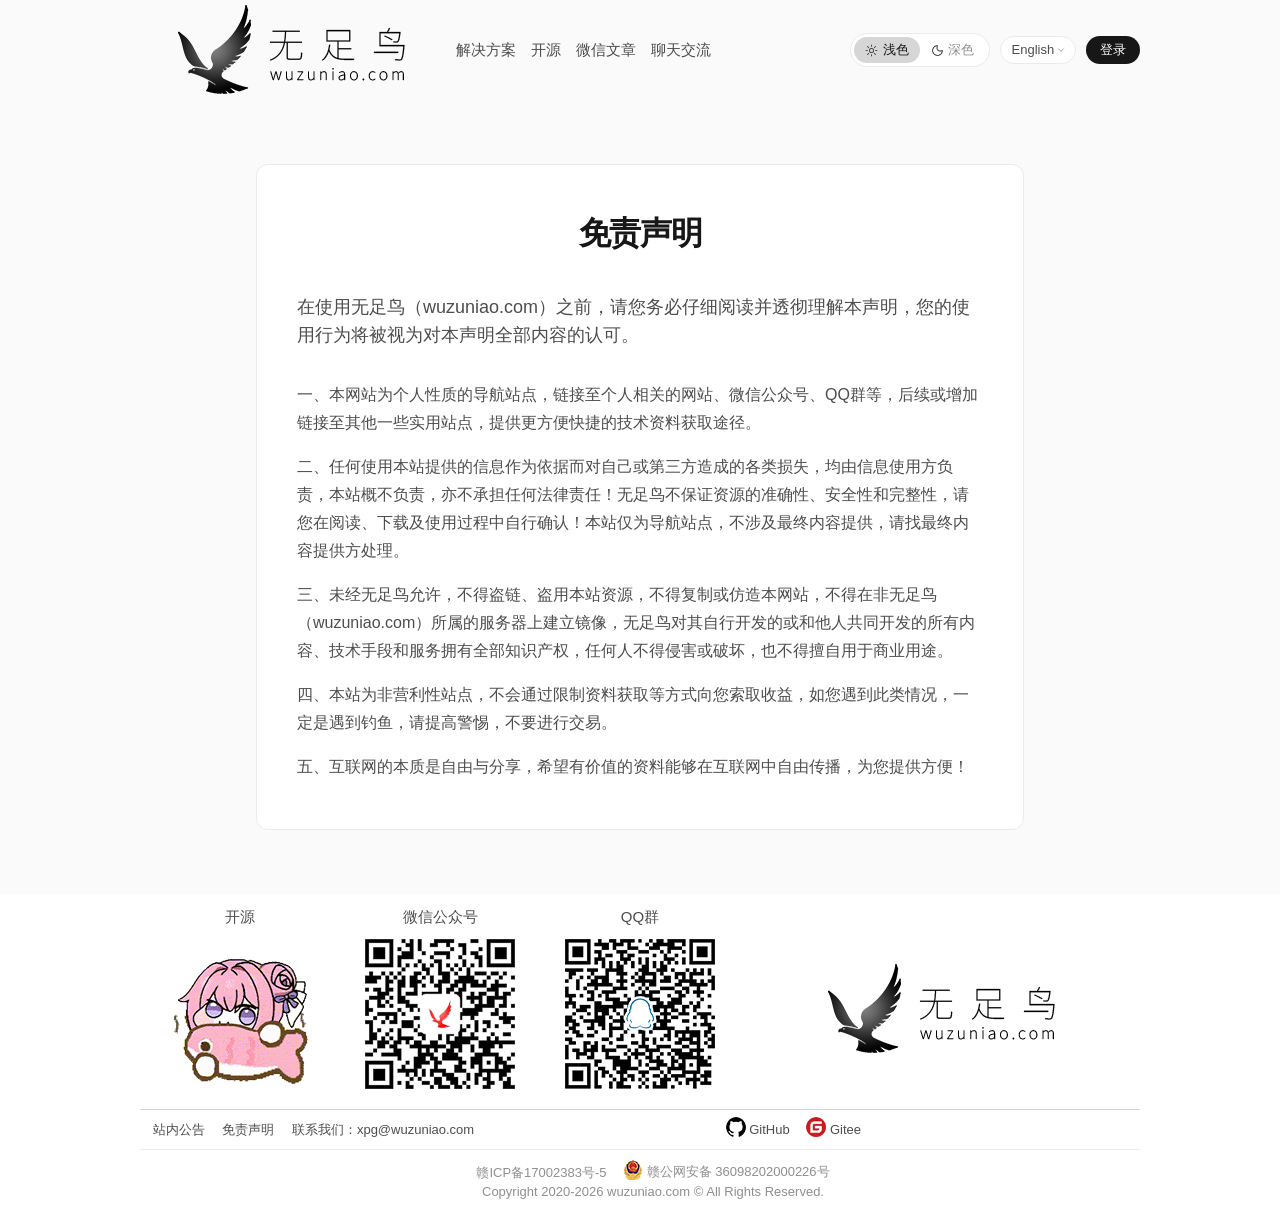
<file: site/mzsm.html>
<!doctype html>
<html lang="zh-CN" data-site-base="../">
<head>
  <meta charset="utf-8">
  <!-- 视觉区域与屏幕宽度一致 -->
  <meta name="viewport" content="width=device-width,initial-scale=1.0">
  <!-- SEO 基础元信息 -->
  <title data-en="Disclaimer - Wuzuniao Terms of Use & Copyright Notice" data-hant="免責聲明 - 無足鳥 網站使用條款與版權聲明">免责声明 - 无足鸟 网站使用条款与版权声明</title>
  <meta name="description" data-en="Wuzuniao (wuzuniao.com) disclaimer: This site is a personal navigation site that only provides redirection to and aggregation of technical resources, does not guarantee the accuracy, security, or completeness of third-party resources, and using the site is deemed acceptance of this entire disclaimer." data-en-attr="content" data-hant-attr="無足鳥（wuzuniao.com）免責聲明：本站為個人性質導航站點，僅提供技術資源的跳轉與彙整，不保證第三方資源的準確性、安全性與完整性，使用即視為認可本聲明全部內容。" content="无足鸟（wuzuniao.com）免责声明：本站为个人性质导航站点，仅提供技术资源的跳转与汇总，不保证第三方资源的准确性、安全性与完整性，使用即视为认可本声明全部内容。">
  <meta name="keywords" content="无足鸟,无足鸟ICT,免责声明,使用条款,版权声明,导航站点,责任声明,wuzuniao">
  <meta name="author" content="无足鸟">
  <meta name="robots" content="index,follow">
  <link rel="canonical" href="https://www.wuzuniao.com/site/mzsm.html">
  <!-- 多语言备用版本（SEO hreflang）：前端 JS 切换、共用同一 URL，仅保留 x-default -->
  <link rel="alternate" hreflang="x-default" href="https://www.wuzuniao.com/site/mzsm.html">
  <!-- Open Graph -->
  <meta property="og:type" content="article">
  <meta property="og:site_name" content="无足鸟">
  <meta property="og:locale" data-en="en_US" data-en-attr="content" data-hant-attr="zh_Hant" content="zh_CN">
  <meta property="og:locale:alternate" content="zh_Hant">
  <meta property="og:locale:alternate" content="en_US">
  <meta property="og:title" data-en="Disclaimer - Wuzuniao Terms of Use & Copyright Notice" data-en-attr="content" data-hant-attr="免責聲明 - 無足鳥 網站使用條款與版權聲明" content="免责声明 - 无足鸟 网站使用条款与版权声明">
  <meta property="og:description" data-en="Wuzuniao (wuzuniao.com) disclaimer: This site is a personal navigation site providing only redirection to and aggregation of technical resources, and using the site is deemed acceptance of this entire disclaimer." data-en-attr="content" data-hant-attr="無足鳥（wuzuniao.com）免責聲明：本站為個人性質導航站點，僅提供技術資源的跳轉與彙整，使用即視為認可本聲明全部內容。" content="无足鸟（wuzuniao.com）免责声明：本站为个人性质导航站点，仅提供技术资源的跳转与汇总，使用即视为认可本声明全部内容。">
  <meta property="og:url" content="https://www.wuzuniao.com/site/mzsm.html">
  <meta property="og:image" content="https://www.wuzuniao.com/images/logo_wuzuniao_com_q.png">
  <!-- Twitter 卡片（大图预览，提升社媒/GEO 效果） -->
  <meta name="twitter:card" content="summary_large_image">
  <meta name="twitter:title" data-en="Disclaimer - Wuzuniao Terms of Use & Copyright Notice" data-en-attr="content" data-hant-attr="免責聲明 - 無足鳥 網站使用條款與版權聲明" content="免责声明 - 无足鸟 网站使用条款与版权声明">
  <meta name="twitter:description" data-en="Wuzuniao (wuzuniao.com) disclaimer: This site is a personal navigation site providing only redirection to and aggregation of technical resources, and using the site is deemed acceptance of this entire disclaimer." data-en-attr="content" data-hant-attr="無足鳥（wuzuniao.com）免責聲明：本站為個人性質導航站點，僅提供技術資源的跳轉與彙整，使用即視為認可本聲明全部內容。" content="无足鸟（wuzuniao.com）免责声明：本站为个人性质导航站点，仅提供技术资源的跳转与汇总，使用即视为认可本声明全部内容。">
  <meta name="twitter:image" content="https://www.wuzuniao.com/images/logo_wuzuniao_com_q.png">
  <!-- 收藏栏图标 -->
  <link rel="shortcut icon" href="../images/favicon.ico">
  <!-- 重置样式 -->
  <link rel="stylesheet" href="../style/init.css">
  <!-- 主题切换（首屏同步 data-theme，避免闪烁） -->
  <script src="../script/theme.js"></script>
  <script src="../script/nav-partial.js" defer></script>
  <!-- 国际化（中英文切换） -->
  <script src="../script/i18n.js" defer></script>
  <!-- 导航交互 -->
  <script src="../script/nav.js" defer></script>
  <!-- header footer 样式 -->
  <link rel="stylesheet" href="../style/header_footer.css">
  <!-- 本页样式 -->
  <link rel="stylesheet" href="../style/site.css">
  <!-- 结构化数据 JSON-LD：面包屑 + 声明页（SEO/GEO） -->
  <script type="application/ld+json">
  {
    "@context": "https://schema.org",
    "@graph": [
      {
        "@type": "BreadcrumbList",
        "itemListElement": [
          { "@type": "ListItem", "position": 1, "name": "首页", "item": "https://www.wuzuniao.com/" },
          { "@type": "ListItem", "position": 2, "name": "免责声明", "item": "https://www.wuzuniao.com/site/mzsm.html" }
        ]
      },
      {
        "@type": "WebPage",
        "url": "https://www.wuzuniao.com/site/mzsm.html",
        "name": [
          { "@language": "zh-CN", "@value": "免责声明" },
          { "@language": "zh-Hant", "@value": "免責聲明" },
          { "@language": "en", "@value": "Disclaimer" }
        ],
        "inLanguage": ["zh-CN", "zh-Hant", "en"],
        "isPartOf": { "@id": "https://www.wuzuniao.com/#website" },
        "publisher": { "@id": "https://www.wuzuniao.com/#organization" },
        "description": [
          { "@language": "zh-CN", "@value": "无足鸟（wuzuniao.com）免责声明：本站为个人性质导航站点，仅提供技术资源的跳转与汇总，不保证第三方资源的准确性、安全性与完整性。" },
          { "@language": "zh-Hant", "@value": "無足鳥（wuzuniao.com）免責聲明：本站為個人性質導航站點，僅提供技術資源的跳轉與彙整，不保證第三方資源的準確性、安全性與完整性。" },
          { "@language": "en", "@value": "Wuzuniao (wuzuniao.com) disclaimer: this site is a personal navigation site providing only redirection to and aggregation of technical resources, and using the site is deemed acceptance of this entire disclaimer." }
        ]
      }
    ]
  }
  </script>
</head>

<body>
  <header id="site-header">
    <noscript>
      <nav class="noscript-nav" aria-label="站点导航">
        <a href="../index.html">首页</a>
        <a href="https://github.com/wuzuniao" target="_blank" rel="noopener">开源</a>
        <a href="https://mp.weixin.qq.com/s/sZmS0axaiBpExRVVSG1rgA" target="_blank" rel="noopener">微信文章</a>
        <a href="https://jq.qq.com/?_wv=1027&k=OyWwUJBI" target="_blank" rel="noopener">聊天交流</a>
      </nav>
    </noscript>
  </header>
  <main>
    <!-- 页面主体内容 -->
    <div class="site">
      <h1 data-en="Disclaimer" data-hant="免責聲明">免责声明</h1>
      <section>
        <p class="qianyan" data-en="Before using Wuzuniao (wuzuniao.com), please read and fully understand this statement carefully. Your use of the site will be deemed as acceptance of all the contents of this disclaimer." data-hant="在使用無足鳥（wuzuniao.com）之前，請您務必仔細閱讀並透徹理解本聲明，您的使用行為將被視為對本聲明全部內容的認可。">在使用无足鸟（wuzuniao.com）之前，请您务必仔细阅读并透彻理解本声明，您的使用行为将被视为对本声明全部内容的认可。</p>
        <p data-en="I. This website is a personal navigation site linking to personal-related websites, WeChat Official Accounts, QQ groups, etc. More links to other useful sites may be added later to provide a more convenient and faster way to access technical materials." data-hant="一、本網站為個人性質的導航站點，連結至個人相關的網站、微信公眾號、QQ群等，後續或增加連結至其他一些實用站點，提供更方便快捷的技術資料獲取途徑。">一、本网站为个人性质的导航站点，链接至个人相关的网站、微信公众号、QQ群等，后续或增加链接至其他一些实用站点，提供更方便快捷的技术资料获取途径。</p>
        <p data-en="II. Any losses caused to yourself or third parties from using the information provided by this site as a basis are the responsibility of the information user; this site bears no responsibility and assumes no legal liability whatsoever! Wuzuniao does not guarantee the accuracy, security, or completeness of the resources. Please verify them yourself during reading, downloading, and use! This site is only a navigation site and is not involved in providing final content; please contact the final content provider for resolution." data-hant="二、任何使用本站提供的資訊作為依據而對自己或第三方造成的各類損失，均由資訊使用方負責，本站概不負責，亦不承擔任何法律責任！無足鳥不保證資源的準確性、安全性和完整性，請您在閱讀、下載及使用過程中自行確認！本站僅為導航站點，不涉及最終內容提供，請找最終內容提供方處理。">二、任何使用本站提供的信息作为依据而对自己或第三方造成的各类损失，均由信息使用方负责，本站概不负责，亦不承担任何法律责任！无足鸟不保证资源的准确性、安全性和完整性，请您在阅读、下载及使用过程中自行确认！本站仅为导航站点，不涉及最终内容提供，请找最终内容提供方处理。</p>
        <p data-en="III. Without Wuzuniao's permission, do not hotlink or misappropriate this site's resources, do not copy or imitate this website, and do not establish mirrors on servers not belonging to Wuzuniao (wuzuniao.com). Wuzuniao owns all intellectual property rights to all content, technical means, and services it independently developed or jointly developed with others. No one may infringe upon or undermine them, nor use them for commercial purposes without authorization." data-hant="三、未經無足鳥允許，不得盜連、盜用本站資源，不得複製或仿造本網站，不得在非無足鳥（wuzuniao.com）所屬的伺服器上建立映像檔，無足鳥對其自行開發的或和他人共同開發的所有內容、技術手段和服務擁有全部智慧財產權，任何人不得侵害或破壞，也不得擅自用於商業用途。">三、未经无足鸟允许，不得盗链、盗用本站资源，不得复制或仿造本网站，不得在非无足鸟（wuzuniao.com）所属的服务器上建立镜像，无足鸟对其自行开发的或和他人共同开发的所有内容、技术手段和服务拥有全部知识产权，任何人不得侵害或破坏，也不得擅自用于商业用途。</p>
        <p data-en="IV. This site is non-profit; it will not solicit profit from you by restricting access to materials. If you encounter such a situation, it must be phishing—please stay vigilant and do not transact." data-hant="四、本站為非營利性站點，不會通過限制資料獲取等方式向您索取收益，如您遇到此類情況，一定是遇到釣魚，請提高警惕，不要進行交易。">四、本站为非营利性站点，不会通过限制资料获取等方式向您索取收益，如您遇到此类情况，一定是遇到钓鱼，请提高警惕，不要进行交易。</p>
        <p data-en="V. The essence of the internet is freedom and sharing. We hope valuable materials can spread freely across the internet and bring convenience to you!" data-hant="五、網際網路的本質是自由與分享，希望有價值的資料能夠在網際網路中自由傳播，為您提供方便！">五、互联网的本质是自由与分享，希望有价值的资料能够在互联网中自由传播，为您提供方便！</p>
      </section>
    </div>
  </main>
  <footer id="site-footer">
    <noscript>
      <div class="noscript-footer">
        <a href="../site/zngg.html">站内公告</a>
        <a href="../site/mzsm.html">免责声明</a>
        <a href="http://wpa.qq.com/msgrd?v=3&uin=2546467418&site=qq&menu=yes" target="_blank" rel="noopener">联系我们：xpg@wuzuniao.com</a>
        <a href="https://github.com/wuzuniao/wuzuniao.github.io" target="_blank" rel="noopener">GitHub</a>
        <a href="https://gitee.com/wuzuniao/hei" target="_blank" rel="noopener">Gitee</a>
        <a href="https://beian.miit.gov.cn/" target="_blank" rel="noopener">赣ICP备17002383号-5</a>
        <a href="http://www.beian.gov.cn/portal/registerSystemInfo?recordcode=36098202000226" target="_blank" rel="noopener">赣公网安备 36098202000226号</a>
      </div>
    </noscript>
  </footer>
</body>
</html>
</file>
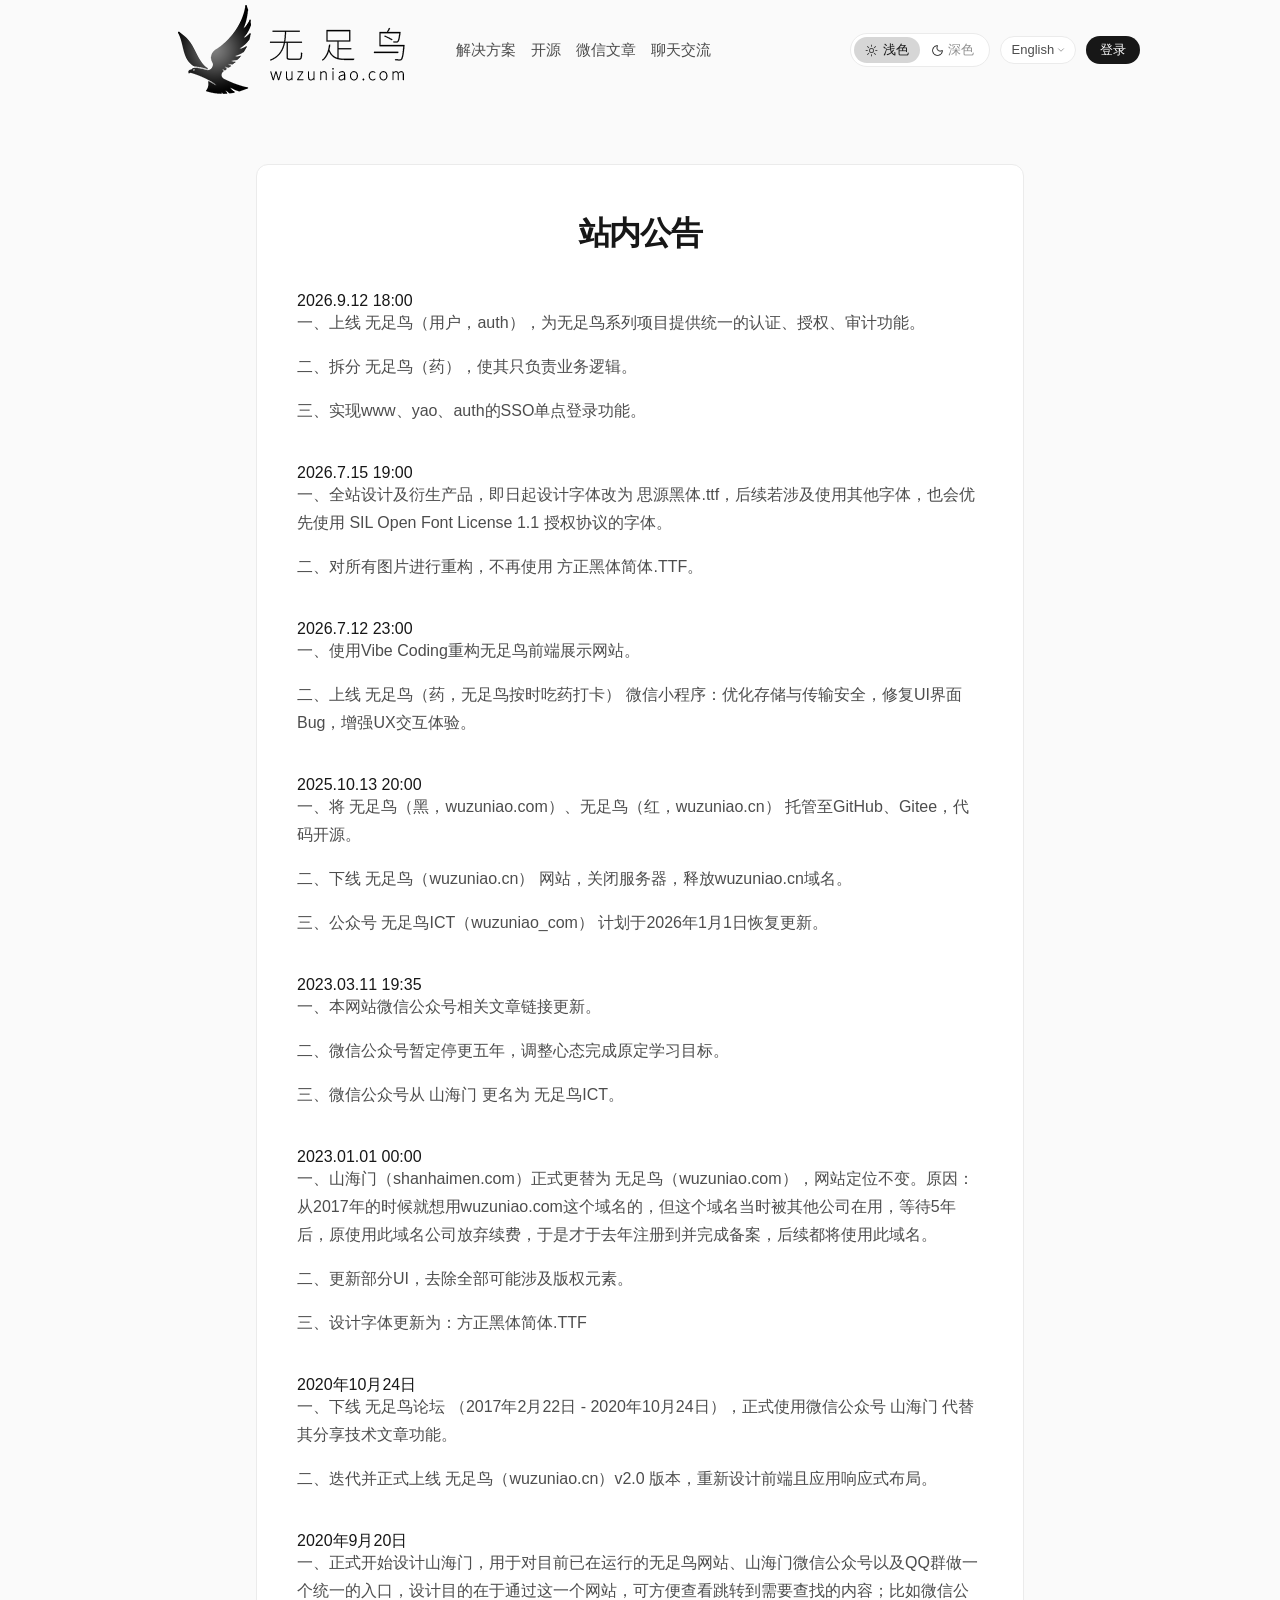
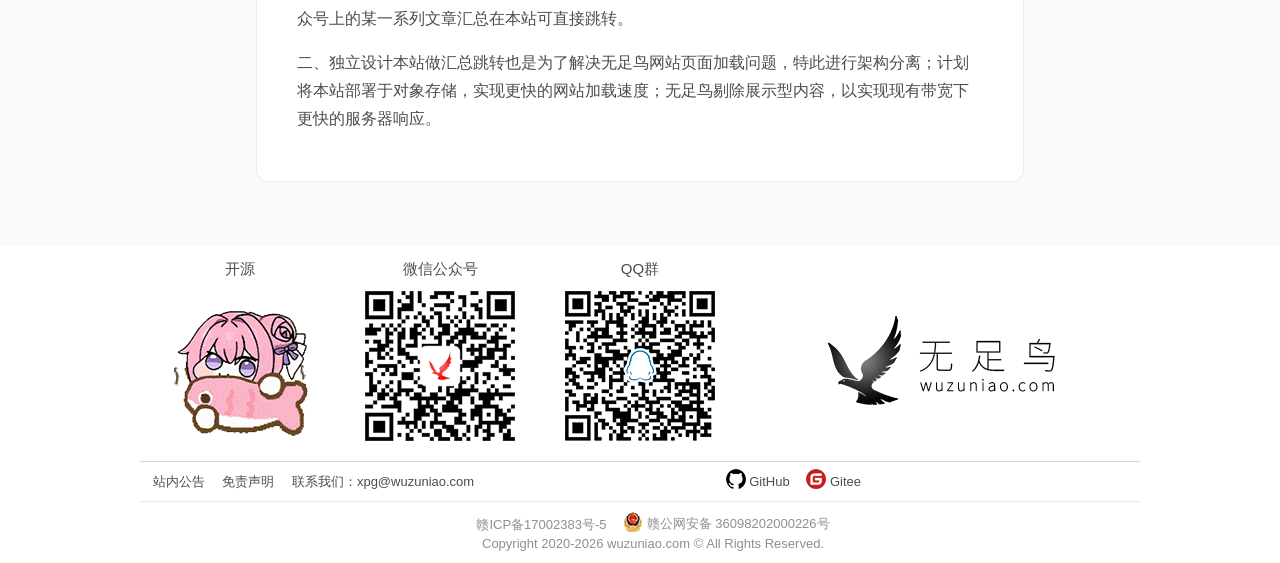
<file: site/zngg.html>
<!doctype html>
<html lang="zh-CN" data-site-base="../">
<head>
  <meta charset="utf-8">
  <!-- 视觉区域与屏幕宽度一致 -->
  <meta name="viewport" content="width=device-width,initial-scale=1.0">
  <!-- SEO 基础元信息 -->
  <title data-en="Site Announcements - Wuzuniao Update Log" data-hant="站內公告 - 無足鳥 網站更新記錄">站内公告 - 无足鸟 网站更新记录</title>
  <meta name="description" data-en="Wuzuniao (wuzuniao.com) site announcements, recording the historical updates of website rebuilds, open-source hosting, WeChat Official Account updates, and Mini Program launches—the update timeline from the founding of Shanhaimen in September 2020 to now." data-en-attr="content" data-hant-attr="無足鳥（wuzuniao.com）站內公告，記錄網站重構、開源託管、公眾號更新與小程序上線等歷史動態，自 2020 年 9 月山海門籌建至今的更新時間線。" content="无足鸟（wuzuniao.com）站内公告，记录网站重构、开源托管、公众号更新与小程序上线等历史动态，自 2020 年 9 月山海门筹建至今的更新时间线。">
  <meta name="keywords" content="无足鸟,无足鸟ICT,站内公告,网站更新,更新记录,山海门,wuzuniao">
  <meta name="author" content="无足鸟">
  <meta name="robots" content="index,follow">
  <link rel="canonical" href="https://www.wuzuniao.com/site/zngg.html">
  <!-- 多语言备用版本（SEO hreflang）：前端 JS 切换、共用同一 URL，仅保留 x-default -->
  <link rel="alternate" hreflang="x-default" href="https://www.wuzuniao.com/site/zngg.html">
  <!-- Open Graph -->
  <meta property="og:type" content="article">
  <meta property="og:site_name" content="无足鸟">
  <meta property="og:locale" data-en="en_US" data-en-attr="content" data-hant-attr="zh_Hant" content="zh_CN">
  <meta property="og:locale:alternate" content="zh_Hant">
  <meta property="og:locale:alternate" content="en_US">
  <meta property="og:title" data-en="Site Announcements - Wuzuniao Update Log" data-en-attr="content" data-hant-attr="站內公告 - 無足鳥 網站更新記錄" content="站内公告 - 无足鸟 网站更新记录">
  <meta property="og:description" data-en="A timeline of Wuzuniao site updates including website rebuilds, open-source hosting, WeChat Official Account updates, and Mini Program launches." data-en-attr="content" data-hant-attr="記錄無足鳥網站重構、開源託管、公眾號更新與小程序上線等歷史動態的更新時間線。" content="记录无足鸟网站重构、开源托管、公众号更新与小程序上线等历史动态的更新时间线。">
  <meta property="og:url" content="https://www.wuzuniao.com/site/zngg.html">
  <meta property="og:image" content="https://www.wuzuniao.com/images/logo_wuzuniao_com_q.png">
  <!-- Twitter 卡片（大图预览，提升社媒/GEO 效果） -->
  <meta name="twitter:card" content="summary_large_image">
  <meta name="twitter:title" data-en="Site Announcements - Wuzuniao Update Log" data-en-attr="content" data-hant-attr="站內公告 - 無足鳥 網站更新記錄" content="站内公告 - 无足鸟 网站更新记录">
  <meta name="twitter:description" data-en="A timeline of Wuzuniao site updates including website rebuilds, open-source hosting, WeChat Official Account updates, and Mini Program launches." data-en-attr="content" data-hant-attr="記錄無足鳥網站重構、開源託管、公眾號更新與小程序上線等歷史動態的更新時間線。" content="记录无足鸟网站重构、开源托管、公众号更新与小程序上线等历史动态的更新时间线。">
  <meta name="twitter:image" content="https://www.wuzuniao.com/images/logo_wuzuniao_com_q.png">
  <!-- 收藏栏图标 -->
  <link rel="shortcut icon" href="../images/favicon.ico">
  <!-- 重置样式 -->
  <link rel="stylesheet" href="../style/init.css">
  <!-- 主题切换（首屏同步 data-theme，避免闪烁） -->
  <script src="../script/theme.js"></script>
  <script src="../script/nav-partial.js" defer></script>
  <!-- 国际化（中英文切换） -->
  <script src="../script/i18n.js" defer></script>
  <!-- 导航交互 -->
  <script src="../script/nav.js" defer></script>
  <!-- header footer 样式 -->
  <link rel="stylesheet" href="../style/header_footer.css">
  <!-- 本页样式 -->
  <link rel="stylesheet" href="../style/site.css">
  <!-- 结构化数据 JSON-LD：面包屑 + 公告页（SEO/GEO） -->
  <script type="application/ld+json">
  {
    "@context": "https://schema.org",
    "@graph": [
      {
        "@type": "BreadcrumbList",
        "itemListElement": [
          { "@type": "ListItem", "position": 1, "name": "首页", "item": "https://www.wuzuniao.com/" },
          { "@type": "ListItem", "position": 2, "name": "站内公告", "item": "https://www.wuzuniao.com/site/zngg.html" }
        ]
      },
      {
        "@type": "WebPage",
        "url": "https://www.wuzuniao.com/site/zngg.html",
        "name": [
          { "@language": "zh-CN", "@value": "站内公告" },
          { "@language": "zh-Hant", "@value": "站內公告" },
          { "@language": "en", "@value": "Site Announcements" }
        ],
        "inLanguage": ["zh-CN", "zh-Hant", "en"],
        "isPartOf": { "@id": "https://www.wuzuniao.com/#website" },
        "publisher": { "@id": "https://www.wuzuniao.com/#organization" },
        "description": [
          { "@language": "zh-CN", "@value": "无足鸟站内公告，记录网站重构、开源托管、公众号更新与小程序上线等历史动态。" },
          { "@language": "zh-Hant", "@value": "無足鳥站內公告，記錄網站重構、開源託管、公眾號更新與小程序上線等歷史動態。" },
          { "@language": "en", "@value": "Wuzuniao site announcements recording the update timeline of website rebuilds, open-source hosting, WeChat Official Account updates, and Mini Program launches." }
        ]
      }
    ]
  }
  </script>
</head>

<body>
  <header id="site-header">
    <noscript>
      <nav class="noscript-nav" aria-label="站点导航">
        <a href="../index.html">首页</a>
        <a href="https://github.com/wuzuniao" target="_blank" rel="noopener">开源</a>
        <a href="https://mp.weixin.qq.com/s/sZmS0axaiBpExRVVSG1rgA" target="_blank" rel="noopener">微信文章</a>
        <a href="https://jq.qq.com/?_wv=1027&k=OyWwUJBI" target="_blank" rel="noopener">聊天交流</a>
      </nav>
    </noscript>
  </header>
  <main>
    <!-- 页面主体内容 -->
    <div class="site">
      <h1 data-en="Site Announcements" data-hant="站內公告">站内公告</h1>
      <section>
        <h2>
          <strong>2026.9.12 18:00</strong>
        </h2>
        <p data-en="I. Launched Wuzuniao (User, auth), providing unified authentication, authorization, and auditing for the Wuzuniao project family." data-hant="一、上線 無足鳥（用戶，auth），為無足鳥系列專案提供統一的認證、授權、稽核功能。">一、上线 无足鸟（用户，auth），为无足鸟系列项目提供统一的认证、授权、审计功能。</p>
        <p data-en="II. Split Wuzuniao (Medicine) so that it only handles business logic." data-hant="二、拆分 無足鳥（藥），使其只負責業務邏輯。">二、拆分 无足鸟（药），使其只负责业务逻辑。</p>
        <p data-en="III. Implemented SSO (single sign-on) across www, yao, and auth." data-hant="三、實現www、yao、auth的SSO單一登入功能。">三、实现www、yao、auth的SSO单点登录功能。</p>
      </section>
      <section>
        <h2>
          <strong>2026.7.15 19:00</strong>
        </h2>
        <p data-en="I. Effective immediately, the design font of the entire site and its derivative products is switched to Source Han Sans.ttf; any other fonts used thereafter will prioritize those licensed under the SIL Open Font License 1.1." data-hant="一、全站設計及衍生產品，即日起設計字型改為 思源黑體.ttf，後續若涉及使用其他字型，也會優先使用 SIL Open Font License 1.1 授權協議的字型。">一、全站设计及衍生产品，即日起设计字体改为 思源黑体.ttf，后续若涉及使用其他字体，也会优先使用 SIL Open Font License 1.1 授权协议的字体。</p>
        <p data-en="II. All images have been rebuilt and will no longer use Founder HeiTi (Simplified) .TTF." data-hant="二、對所有圖片進行重構，不再使用 方正黑體簡體.TTF。">二、对所有图片进行重构，不再使用 方正黑体简体.TTF。</p>
      </section>
      <section>
        <h2>
          <strong>2026.7.12 23:00</strong>
        </h2>
        <p data-en="I. Rebuilt the Wuzuniao front-end showcase website using Vibe Coding." data-hant="一、使用Vibe Coding重構無足鳥前端展示網站。">一、使用Vibe Coding重构无足鸟前端展示网站。</p>
        <p data-en="II. Launched the Wuzuniao (Medicine, 'Wuzuniao Take-Medicine-on-Time Check-in') WeChat Mini Program: optimized storage and transmission security, fixed UI bugs, and enhanced UX interactions." data-hant="二、上線 無足鳥（藥，無足鳥按時吃藥打卡） 微信小程序：最佳化儲存與傳輸安全，修復UI介面Bug，增強UX交互體驗。">二、上线 无足鸟（药，无足鸟按时吃药打卡） 微信小程序：优化存储与传输安全，修复UI界面Bug，增强UX交互体验。</p>
      </section>
      <section>
        <h2>
          <strong>2025.10.13 20:00</strong>
        </h2>
        <p data-en="I. Hosted Wuzuniao (Black, wuzuniao.com) and Wuzuniao (Red, wuzuniao.cn) on GitHub and Gitee, open-sourcing the code." data-hant="一、將 無足鳥（黑，wuzuniao.com）、無足鳥（紅，wuzuniao.cn） 託管至GitHub、Gitee，程式碼開源。">一、将 无足鸟（黑，wuzuniao.com）、无足鸟（红，wuzuniao.cn） 托管至GitHub、Gitee，代码开源。</p>
        <p data-en="II. Taken down the Wuzuniao (wuzuniao.cn) website, shut down its server, and released the wuzuniao.cn domain." data-hant="二、下線 無足鳥（wuzuniao.cn） 網站，關閉伺服器，釋放wuzuniao.cn域名。">二、下线 无足鸟（wuzuniao.cn） 网站，关闭服务器，释放wuzuniao.cn域名。</p>
        <p data-en="III. The WeChat Official Account Wuzuniao ICT (wuzuniao_com) is planned to resume updates on January 1, 2026." data-hant="三、公眾號 無足鳥ICT（wuzuniao_com） 計畫於2026年1月1日恢復更新。">三、公众号 无足鸟ICT（wuzuniao_com） 计划于2026年1月1日恢复更新。</p>
      </section>
      <section>
        <h2>
          <strong>2023.03.11 19:35</strong>
        </h2>
        <p data-en="I. Updated the article links for this site's WeChat Official Account." data-hant="一、本網站微信公眾號相關文章連結更新。">一、本网站微信公众号相关文章链接更新。</p>
        <p data-en="II. The WeChat Official Account will temporarily suspend updates for five years to adjust mindset and complete the originally planned learning goals." data-hant="二、微信公眾號暫定停更五年，調整心態完成原定學習目標。">二、微信公众号暂定停更五年，调整心态完成原定学习目标。</p>
        <p data-en="III. The WeChat Official Account was renamed from Shanhaimen to Wuzuniao ICT." data-hant="三、微信公眾號從 山海門 更名為 無足鳥ICT。">三、微信公众号从 山海门 更名为 无足鸟ICT。</p>
      </section>
      <section>
        <h2>
          <strong>2023.01.01 00:00</strong>
        </h2>
        <p data-en="I. Shanhaimen (shanhaimen.com) was officially replaced by Wuzuniao (wuzuniao.com), with the site positioning unchanged. Reason: I had wanted to use the wuzuniao.com domain since 2017, but it was then used by another company. After waiting five years, the original registrant let it expire, so I registered it last year and completed filing; this domain will be used thereafter." data-hant="一、山海門（shanhaimen.com）正式更替為 無足鳥（wuzuniao.com），網站定位不變。原因：從2017年的時候就想用wuzuniao.com這個域名的，但這個域名當時被其他公司在用，等待5年後，原使用此域名公司放棄續費，於是才於去年註冊到並完成備案，後續都將使用此域名。">一、山海门（shanhaimen.com）正式更替为 无足鸟（wuzuniao.com），网站定位不变。原因：从2017年的时候就想用wuzuniao.com这个域名的，但这个域名当时被其他公司在用，等待5年后，原使用此域名公司放弃续费，于是才于去年注册到并完成备案，后续都将使用此域名。</p>
        <p data-en="II. Updated part of the UI and removed all potentially copyright-infringing elements." data-hant="二、更新部分UI，去除全部可能涉及版權元素。">二、更新部分UI，去除全部可能涉及版权元素。</p>
        <p data-en="III. Updated the design font to: Founder HeiTi (Simplified) .TTF" data-hant="三、設計字型更新為：方正黑體簡體.TTF">三、设计字体更新为：方正黑体简体.TTF</p>
      </section>
      <section>
        <h2>
          <strong data-en="October 24, 2020" data-hant="2020年10月24日">2020年10月24日</strong>
        </h2>
        <p data-en="I. Taken down the Wuzuniao Forum (2017-02-22 – 2020-10-24) and officially replaced it with the WeChat Official Account Shanhaimen for sharing technical articles." data-hant="一、下線 無足鳥論壇 （2017年2月22日 - 2020年10月24日），正式使用微信公眾號 山海門 代替其分享技術文章功能。">一、下线 无足鸟论坛 （2017年2月22日 - 2020年10月24日），正式使用微信公众号 山海门 代替其分享技术文章功能。</p>
        <p data-en="II. Iterated and officially launched Wuzuniao (wuzuniao.cn) v2.0, redesigned the front end, and applied a responsive layout." data-hant="二、迭代並正式上線 無足鳥（wuzuniao.cn）v2.0 版本，重新設計前端且應用響應式佈局。">二、迭代并正式上线 无足鸟（wuzuniao.cn）v2.0 版本，重新设计前端且应用响应式布局。</p>
      </section>
      <section>
        <h2>
          <strong data-en="September 20, 2020" data-hant="2020年9月20日">2020年9月20日</strong>
        </h2>
        <p data-en="I. Formally began designing Shanhaimen, intended as a unified entry point for the already-running Wuzuniao website, the Shanhaimen WeChat Official Account, and the QQ group—so that visitors could conveniently find and jump to the content they need; for example, a series of articles on the WeChat Official Account can be linked and jumped to directly from this site." data-hant="一、正式開始設計山海門，用於對目前已在運行的無足鳥網站、山海門微信公眾號以及QQ群做一個統一的入口，設計目的在於通過這一個網站，可方便查看跳轉到需要查找的內容；比如微信公眾號上的某一系列文章彙整在本站可直接跳轉。">一、正式开始设计山海门，用于对目前已在运行的无足鸟网站、山海门微信公众号以及QQ群做一个统一的入口，设计目的在于通过这一个网站，可方便查看跳转到需要查找的内容；比如微信公众号上的某一系列文章汇总在本站可直接跳转。</p>
        <p data-en="II. Independently designing this site for aggregation and redirection also addresses the Wuzuniao website's page-loading issues, hence the architectural separation; the site is planned to be deployed on object storage for faster loading, while Wuzuniao removes showcase content to achieve faster server responses under the existing bandwidth." data-hant="二、獨立設計本站做彙整跳轉也是為了解決無足鳥網站頁面載入問題，特此進行架構分離；計畫將本站部署於物件儲存，實現更快的網站載入速度；無足鳥剔除展示型內容，以實現現有頻寬下更快的伺服器回應。">二、独立设计本站做汇总跳转也是为了解决无足鸟网站页面加载问题，特此进行架构分离；计划将本站部署于对象存储，实现更快的网站加载速度；无足鸟剔除展示型内容，以实现现有带宽下更快的服务器响应。</p>
      </section>
    </div>
  </main>
  <footer id="site-footer">
    <noscript>
      <div class="noscript-footer">
        <a href="../site/zngg.html">站内公告</a>
        <a href="../site/mzsm.html">免责声明</a>
        <a href="http://wpa.qq.com/msgrd?v=3&uin=2546467418&site=qq&menu=yes" target="_blank" rel="noopener">联系我们：xpg@wuzuniao.com</a>
        <a href="https://github.com/wuzuniao/wuzuniao.github.io" target="_blank" rel="noopener">GitHub</a>
        <a href="https://gitee.com/wuzuniao/hei" target="_blank" rel="noopener">Gitee</a>
        <a href="https://beian.miit.gov.cn/" target="_blank" rel="noopener">赣ICP备17002383号-5</a>
        <a href="http://www.beian.gov.cn/portal/registerSystemInfo?recordcode=36098202000226" target="_blank" rel="noopener">赣公网安备 36098202000226号</a>
      </div>
    </noscript>
  </footer>
</body>
</html>
</file>
<file: style/init.css>
@charset "utf-8";
/* CSS Document 初始化样式 */

/* ============ 设计令牌：语义化配色（集中管理，便于主题切换） ============ */
:root {
  /* 画布 / 墨色 / 抬升面 */
  --color-canvas: #fafafa;
  --color-ink: #171717;
  --color-ink-hover: #383838;
  --color-elevated: #ffffff;
  /* 发丝线（默认 / 强化） */
  --color-hairline: #ebebeb;
  --color-hairline-strong: #d6d6d6;
  /* 文字灰阶 */
  --color-body: #4d4d4d;
  --color-mute: #8f8f8f;
  --color-faint: #a1a1a1;
  /* 链接与反白文字 */
  --color-link: #0070f3;
  --color-on-primary: #ffffff;
}

/* 深色主题：仅覆盖语义令牌即可整体换肤 */
:root[data-theme="dark"] {
  --color-canvas: #000000;
  --color-ink: #ededed;
  --color-ink-hover: #a1a1a1;
  --color-elevated: #111111;
  --color-hairline: #2e2e2e;
  --color-hairline-strong: #444444;
  --color-body: #a1a1a1;
  --color-mute: #8f8f8f;
  --color-faint: #666666;
  --color-link: #3291ff;
  --color-on-primary: #000000;
}

/* 全局盒模型：border-box 让 padding/border 计入总宽度，
   避免 width:100% + padding 超出视口引发移动端横向滚动条 */
*, *::before, *::after {
  box-sizing: border-box;
}

html, body, div, span, h1, h2, h3, h4, h5, h6, p, a, address, img, strong,
ol, ul, li, form, table, tr, th, td, aside, footer, header, nav, section, time {
  margin: 0;
  padding: 0;
  border: 0;
  font-size: 100%;
  font: inherit;
  vertical-align: baseline;
}

body {
  line-height: 1;
  font-size: 16px;
  font-family: Geist, "Source Han Sans SC", "Source Han Sans CN", "Noto Sans CJK SC", "Noto Sans SC", "Microsoft Yahei", sans-serif;
  /* 全页底色与默认文字色随主题切换（覆盖浏览器默认白底） */
  background: var(--color-canvas);
  color: var(--color-ink);
}

ol, ul, li {
  list-style: none;
}

/* 去除 strong 加粗 */
strong {
  font-weight: normal;
}

img {
  vertical-align: bottom;
}

a {
  text-decoration: none;
  /* 默认链接跟随墨色；hover 高亮为主题链接蓝（均走令牌，便于主题切换） */
  color: var(--color-ink);
}

a:hover {
  color: var(--color-link);
}

address {
  font-style: normal;
}

/* 初始化宽度，左右对齐 */
.pc-nav, .site, .footer {
  max-width: 62.5em;
  margin-left: auto;
  margin-right: auto;
}

header, main, footer {
  margin-left: auto;
  margin-right: auto;
}

p {
  line-height: 1.5em;
  text-indent: 2em;
}
</file>
<file: style/header_footer.css>
@charset "utf-8";
/* header / footer 样式：按 DESIGN-vercel.md 调整颜色风格
   画布 var(--color-canvas) + 墨色 var(--color-ink) + 1px 发丝线 var(--color-hairline)。
   灰阶文字：var(--color-body) body / var(--color-mute) mute / var(--color-faint) faint。图片保留原色，不做滤镜处理。 */

/* ============ PC 端导航 ============ */
.pc-header {
  width: 100%;
  background: var(--color-canvas);
  height: 6.25em;
  box-sizing: border-box;
}

/* 导航容器：flex 布局，左侧 logo+菜单，右侧工具区 */
.pc-nav {
  display: flex;
  align-items: center;
}

.pc-nav > a {
  flex: 0 0 auto;
  width: 18.75em;
  text-align: center;
  line-height: 6.25em;
}

.pc-nav > a > img {
  width: 15.625em;
  max-width: 15.625em;
}

/* 主题化 logo：浅色用 _q，深色用 _s，按 <html data-theme> 切换；
   不支持 img content 的浏览器回退显示 src（浅色 _q.png） */
.site-logo {
  content: url(../images/logo_wuzuniao_com_q.png);
}

:root[data-theme="dark"] .site-logo {
  content: url(../images/logo_wuzuniao_com_s.png);
}

/* 页脚图标：深色模式换用反色版（黑白反色为白、蓝/红保持原色，由脚本生成 _s.png） */
:root[data-theme="dark"] .footer-ewm-wx {
  content: url(../images/ewm_wx_s.png);
}
:root[data-theme="dark"] .footer-ewm-qq {
  content: url(../images/ewm_qq_s.png);
}
:root[data-theme="dark"] .footer-github {
  content: url(../images/github_s.png);
}

/* 一级菜单样式 */
.pc-nav > ul {
  display: flex;
  flex: 0 0 auto;
  margin-left: 0.5em;
}

.pc-nav > ul > li {
  flex: 0 0 auto;
}

.pc-nav > ul > li > a {
  line-height: 6.25em;
  display: block;
  text-align: left;
  padding: 0 0.5em;
  font-size: 1em;
  font-weight: 500;
  color: var(--color-body);
  transition: color 0.15s ease;
}

.pc-nav > ul > li:hover > a {
  color: var(--color-link);
}

/* 二级菜单样式（纯文字、无底无边框；悬停仅改文字颜色；无子项的一级菜单不响应） */
.pc-nav > ul > li > .pc-nav2-ul {
  position: absolute;
  z-index: 99;
  width: auto;
  text-align: left;
  padding: 0.25rem 0;
  opacity: 0;
  visibility: hidden;
  transform: translateY(-8px);
  transition: opacity 0.2s ease, transform 0.2s ease, visibility 0.2s;
}

/* 仅当一级菜单含二级链接时悬停才展开，作为一级导航的延伸 */
.pc-nav > ul > li:has(.pc-nav2-li a):hover > .pc-nav2-ul {
  opacity: 1;
  visibility: visible;
  transform: translateY(0);
}

.pc-nav > ul > li > .pc-nav2-ul > .pc-nav2-li > a {
  display: block;
  line-height: 2.75em;
  padding-left: 0.5em;
  white-space: nowrap;
  color: var(--color-body);
  font-size: 0.875em;
  transition: color 0.15s ease, background 0.15s ease;
}

.pc-nav > ul > li > .pc-nav2-ul > .pc-nav2-li > a:hover {
  color: var(--color-link);
}

/* 二级菜单背景面板：悬停含子链接的一级菜单时显示（白底、近不透明，遮住原页面） */
.pc-nav-both {
  position: absolute;
  left: 0;
  top: 6.25em;
  width: 100%;
  height: 100%;
  z-index: 98;
  background: var(--color-canvas);
  opacity: 0;
  visibility: hidden;
  transition: opacity 0.2s ease, visibility 0.2s;
}

.pc-nav:has(> ul > li:hover .pc-nav2-li a) .pc-nav-both {
  opacity: 0.92;
  visibility: visible;
}

/* ============ 右侧工具区（主题切换 + 中英文切换，占位） ============ */
.pc-nav-tools {
  flex: 0 0 auto;
  margin-left: auto;
  display: flex;
  align-items: center;
  gap: 0.625em;
}

/* 主题切换：分段胶囊（当前项为中性灰底墨字；黑色高亮已让位给登录主 CTA） */
.theme-toggle {
  display: inline-flex;
  align-items: center;
  padding: 0.1875em;
  border: 1px solid var(--color-hairline);
  border-radius: 9999px;
  background-color: var(--color-elevated);
}

.theme-opt {
  display: inline-flex;
  align-items: center;
  gap: 0.35em;
  padding: 0.3em 0.85em;
  border: 0;
  border-radius: 9999px;
  background: transparent;
  color: var(--color-mute);
  font-size: 0.8125em;
  line-height: 1.4;
  cursor: pointer;
  transition: color 0.15s ease, background 0.15s ease;
}

.theme-opt.is-active {
  background-color: var(--color-hairline-strong);
  color: var(--color-ink);
}

/* 主题段内图标：复用 sun/moon PNG（浅色模式灰底上直接用深色图标，无需反白） */
.theme-icon {
  display: block;
  width: 1em;
  height: 1em;
}

.theme-opt:not(.is-active):hover {
  color: var(--color-ink);
}

.theme-opt:focus {
  outline: none;
}

/* 中英文切换：自定义下拉单选框（展开面板与整体风格一致，非系统默认） */
.lang-select {
  position: relative;
}

.lang-trigger {
  display: inline-flex;
  align-items: center;
  gap: 0.4em;
  margin: 0;
  padding: 0.3em 1.6em 0.3em 0.85em;
  border: 1px solid var(--color-hairline);
  border-radius: 9999px;
  background-color: var(--color-elevated);
  color: var(--color-body);
  font-size: 0.8125em;
  line-height: 1.4;
  cursor: pointer;
  transition: border-color 0.15s ease, color 0.15s ease;
  /* 自定义下拉箭头（内联 SVG 数据 URI，离线可用） */
  background-image: url("data:image/svg+xml,%3Csvg xmlns='http://www.w3.org/2000/svg' width='12' height='12' viewBox='0 0 24 24' fill='none' stroke='%238f8f8f' stroke-width='2' stroke-linecap='round' stroke-linejoin='round'%3E%3Cpolyline points='6 9 12 15 18 9'/%3E%3C/svg%3E");
  background-repeat: no-repeat;
  background-position: right 0.7em center;
  background-size: 0.75em;
}

.lang-trigger:hover {
  border-color: var(--color-hairline-strong);
  color: var(--color-ink);
}

.lang-trigger:focus {
  outline: none;
  border-color: var(--color-ink);
}

/* 展开面板：白底发丝边圆角，与界面协调 */
.lang-menu {
  position: absolute;
  top: calc(100% + 0.4em);
  right: 0;
  min-width: 100%;
  margin: 0;
  padding: 0.25em 0;
  list-style: none;
  box-sizing: border-box;
  background-color: var(--color-elevated);
  border: 1px solid var(--color-hairline);
  border-radius: 0.75em;
  box-shadow: 0 4px 16px rgba(0, 0, 0, 0.08);
  opacity: 0;
  visibility: hidden;
  transform: translateY(-6px);
  transition: opacity 0.15s ease, transform 0.15s ease, visibility 0.15s;
  z-index: 100;
}

.lang-select.is-open .lang-menu {
  opacity: 1;
  visibility: visible;
  transform: translateY(0);
}

.lang-item {
  padding: 0.45em 1em;
  white-space: nowrap;
  color: var(--color-body);
  font-size: 0.8125em;
  line-height: 1.4;
  cursor: pointer;
  transition: color 0.15s ease, background-color 0.15s ease;
}

.lang-item:hover,
.lang-item.is-selected {
  color: var(--color-link);
  background-color: var(--color-canvas);
}


/* ============ 登录注册按钮（全站 header 注入；见 nav-partial.js 末尾 DOM 块） ============ */
/* 默认（未登录）：墨色底反白胶囊（主 CTA 黑色高亮；深色模式随令牌翻转为亮底黑字）；
   已登录 .is-logged：切换为中性胶囊，显示 localStorage 内的用户名（去除高亮）。 */
.nav-login {
  display: inline-flex;
  align-items: center;
  padding: 0.3em 1em;
  border: 1px solid transparent;
  border-radius: 9999px;
  background-color: var(--color-ink);
  color: var(--color-on-primary);
  font-size: 0.8125em;
  font-weight: 500;
  line-height: 1.4;
  transition: border-color 0.15s ease, color 0.15s ease, background-color 0.15s ease;
}

/* 默认态悬停：墨底加深一档（覆盖全局 a:hover 变色，保持反白文字） */
.nav-login:hover {
  background-color: var(--color-ink-hover);
  color: var(--color-on-primary);
}

/* 已登录态：与语言切换触发器同款中性胶囊，去除高亮 */
.nav-login.is-logged {
  border-color: var(--color-hairline);
  background-color: var(--color-elevated);
  color: var(--color-body);
  font-weight: 400;
}

.nav-login.is-logged:hover {
  border-color: var(--color-hairline-strong);
  color: var(--color-ink);
}


/* ============ 页脚 ============ */
footer {
  width: 100%;
  /* 取消顶部横线分割；背景改为纯白 var(--color-elevated)，在整体 var(--color-canvas) 画布上轻微区分 */
  background: var(--color-elevated);
  color: var(--color-body);
}

.footer-erweima {
  overflow: hidden;
  /* 白底页脚内的主分割线用最强的 hairline-strong（二维码/主链接块与下方子页链接的分界），
     作为页脚最顶层级分隔，在纯白底上最清晰有质感 */
  border-bottom: 1px solid var(--color-hairline-strong);
  box-sizing: border-box;
  padding-bottom: 20px;
}

.footer-erweima > div {
  width: 200px;
  display: inline-block;
  text-align: center;
  float: left;
}

.footer-erweima > div:last-child {
  width: 400px;
}

.footer-erweima > div > a {
  display: block;
  font-size: 1em;
  font-weight: 500;
  color: var(--color-body);
  line-height: 3em;
  transition: color 0.15s ease;
}

.footer-erweima > div > a:hover {
  color: var(--color-link);
}

.footer-erweima > div:last-child > a {
  margin-top: 65px;
}

.footer-ziye {
  display: block;
  /* 去掉与上方 .footer-erweima 底边线相邻的重复 border-top，避免重影双线；
     仅保留底部单线。页脚层级：.footer-erweima 底用 hairline-strong（主分割），
     此处用更弱的 hairline（次分割），形成强→弱层级，避免等色无层次 */
  border-bottom: 1px solid var(--color-hairline);
  box-sizing: border-box;
}

.footer-ziye > a {
  font-size: 0.875em;
  color: var(--color-body);
  line-height: 3em;
  margin-left: 1em;
  transition: color 0.15s ease;
}

.footer-ziye > a:hover {
  color: var(--color-link);
}

.footer-ziye > a > img {
  margin-bottom: 0.9em;
}

#github {
  margin-left: 19em;
}

.copyright {
  text-align: center;
  padding-top: 0.75em;
  padding-bottom: 0.75em;
  font-size: 0.875em;
}

.copyright > p {
  line-height: 1.5em;
  color: var(--color-mute);
}

.copyright > p > a {
  color: var(--color-mute);
  transition: color 0.15s ease;
}

.copyright > p > a:hover {
  color: var(--color-link);
}

.gongan {
  margin-left: 1em;
}

.gongan > img {
  margin-bottom: 2px;
}

/* PC 界面下隐藏手机版内容 */
.m-qian {
  display: none;
}

.m-hou {
  display: none;
}

.m-footer {
  display: none;
}


/* 小于 1600 大于 1200 稍微调整字体 */
@media screen and (max-width: 1600px) and (min-width: 1025px) {
  /* 导航栏 */
  .pc-nav > ul > li > a {
    font-size: 0.9375em;
  }

  .pc-nav > ul > li > .pc-nav2-ul > .pc-nav2-li > a {
    font-size: 0.8125em;
  }

  /* 页脚 */
  .footer-erweima > div > a {
    font-size: 0.9375em;
  }

  .footer-ziye > a {
    font-size: 0.8125em;
  }

  .copyright {
    font-size: 0.8125em;
  }
}


/* ============ 移动端 ============ */
@media screen and (max-width: 1024px) {
  /* 统一移动端导航抽屉与 +/- 图标位置：通过 .m-hou.is-open 使用 100vw 锚定物理右缘
     （见下方 .m-hou.is-open 规则），不再依赖 html overflow hack */
  /* 移动端导航 */
  .pc-header {
    display: none;
  }

  .m-qian {
    display: block;
    height: 60px;
    background: var(--color-canvas);
    width: 100%;
    overflow: hidden;
  }

  .m-qian .m-qian-lf {
    padding-top: 5px;
    padding-left: 5px;
    float: left;
  }

  .m-qian .m-qian-lf .m-qian-logo {
    height: 50px;
    display: block;
  }

  .m-qian .m-qian-rg {
    padding-right: 5%;
    padding-top: 21px;
    float: right;
  }

  /* 汉堡菜单图标：纯 CSS 三横线，尺寸对齐 auth 项目 .sidebar__menu-icon
     （auth 1rem=10px：宽 2.4rem=24px、线厚 0.2rem=2px、线偏移 0.8rem=8px →
     总高 18px、线中心距 8px，圆头 border-radius 9999px）。
     中线由 span 内容盒绘制（padding 上下 8px → 内容盒为居中的 24x2px 线，
     border-radius 使内容盒圆角自动钳制为 1px 半圆头），上下线由伪元素绘制。
     颜色走令牌，深浅主题自动翻转 */
  .m-qian .m-qian-rg a .m-qian-menuimg {
    display: block;
    position: relative;
    width: 24px;
    height: 18px;
    padding: 8px 0;
    border-radius: 9999px;
    background: var(--color-body);
    background-clip: content-box;
  }

  .m-qian-menuimg::before,
  .m-qian-menuimg::after {
    content: '';
    position: absolute;
    left: 0;
    width: 100%;
    height: 2px;
    border-radius: 9999px;
    background: var(--color-body);
  }

  .m-qian-menuimg::before {
    top: 0;
  }

  .m-qian-menuimg::after {
    bottom: 0;
  }

  /* 抽屉容器：默认收起，is-open 展开 */
  .m-hou {
    display: block;
    position: fixed;
    top: 0;
    left: 0;
    width: 0;
    height: 0;
    overflow: hidden;
    z-index: 10000;
  }

  .m-hou.is-open {
    /* 用 100vw（物理视口宽，与滚动条是否占布局无关）替代 100%，
       使首页（有滚动条）与子页（无滚动条）的抽屉容器宽度锚定到同一物理右缘，
       彻底消除 +/- 图标 right 锚点的跨页差异 */
    width: 100vw;
    height: 100%;
  }

  .m-hou .m-hou-beijing {
    position: absolute;
    width: 100%;
    height: 100%;
    background: var(--color-canvas);
    opacity: 0;
    left: 0;
    top: 0;
    z-index: 1;
    transition: opacity 0.3s ease;
  }

  .m-hou.is-open .m-hou-beijing {
    opacity: 0.9;
  }

  .m-hou .m-hou-tubiao-beijing {
    position: absolute;
    width: 20%;
    left: 0;
    top: 5%;
    z-index: 10;
    text-align: center;
    opacity: 0;
    transition: opacity 0.3s ease;
  }

  .m-hou.is-open .m-hou-tubiao-beijing {
    opacity: 1;
  }

  /* 抽屉关闭图标：纯 CSS ✕（参考 auth 项目 .sidebar-drawer__close-icon 方案）。
     原 close.png 48x48 显示 22x22：两臂长 15.56px、线厚 2.59px、圆头，±45° 交叉居中，
     旋转后包围盒 12.83px（(15.56+2.59)/√2，对齐原图 28/48*22）。
     颜色走令牌，深浅主题自动翻转（替代原深色 filter 反转） */
  .m-hou-close {
    position: relative;
    display: inline-block;
    width: 22px;
    height: 22px;
  }

  .m-hou-close::before,
  .m-hou-close::after {
    content: '';
    position: absolute;
    top: 50%;
    left: 50%;
    width: 15.56px;
    height: 2.59px;
    border-radius: 9999px;
    background: var(--color-ink);
    transform: translate(-50%, -50%) rotate(45deg);
  }

  .m-hou-close::after {
    transform: translate(-50%, -50%) rotate(-45deg);
  }

  .m-hou .m-nav-list {
    position: absolute;
    width: 80%;
    top: 0;
    background: var(--color-elevated);
    border-left: 1px solid var(--color-hairline);
    height: 100%;
    z-index: 10;
    right: -80%;
    overflow-y: auto;
    scrollbar-gutter: stable;
    transition: right 0.3s ease;
  }

  .m-hou.is-open .m-nav-list {
    right: 0;
  }

  .m-hou .m-nav-list ul {
    padding-left: 5%;
    padding-right: 5%;
  }

  /* 移动端抽屉顶部工具区：复用主题切换 + 中英文切换 + 登录按钮，与导航列表以发丝线分隔；
     三件套紧凑贴右（与 PC 工具区同构，登录位于语言切换右侧）；窄屏放不下时换行仍贴右 */
  .m-nav-tools {
    display: flex;
    align-items: center;
    justify-content: flex-end;
    flex-wrap: wrap;
    gap: 0.625em;
    padding: 0.75em 5%;
    border-bottom: 1px solid var(--color-hairline);
  }

  .m-hou .m-nav-list ul li {
    border-bottom: 1px solid var(--color-hairline);
  }

  .m-hou .m-nav-list ul li a {
    display: block;
    height: 45px;
    color: var(--color-body);
    line-height: 45px;
    padding-left: 5%;
    font-size: 1em;
    transition: color 0.15s ease;
  }

  .m-hou .m-nav-list ul > li > a:hover,
  .m-hou .m-nav-list ul > li .m-nav-list-a > a:hover {
    color: var(--color-link);
  }

  .m-hou .m-nav-list ul li .m-nav-list-a {
    position: relative;
    width: 100%;
  }

  .m-hou .m-nav-list ul li .m-nav-list-a a {
    display: block;
    padding-right: 60px; /* 为 +/- 图标预留固定空间，避免抽屉宽度变化影响图标位置 */
  }

  .m-hou .m-nav-list ul li .m-nav-list-a i {
    position: absolute;
    top: 5px;
    /* right 相对 .m-nav-list-a 右缘；该右缘距抽屉/物理右缘约 46px，
       故图标实际距右缘约 46+right px，远离经典滚动条(~17px)，不会被遮挡。
       当前 5px：整体更靠右（相对上次的 12px 再右移 7px）。 */
    right: 5px;
    width: 20px;
    height: 35px;
    display: block;
  }

  /* 展开/收起图标：纯 CSS +/−（参考 auth 项目 .sidebar-link__arrow 方案）。
     原 plus.png / reduce.png 48x48 按 background-size 20x20 显示：臂长 13.33px
     （32/48*20）、线厚 1.67px（4/48*20）、圆头，十字居中。横线 + 旋转 90° 竖线
     构成 +；展开（.is-expanded）时竖线淡出构成 −，随子导航展开过渡（0.2s 与 auth 一致）。
     颜色走令牌，深浅主题自动翻转（替代原深色 filter 反转） */
  .m-hou-icon::before,
  .m-hou-icon::after {
    content: '';
    position: absolute;
    top: 50%;
    left: 50%;
    width: 13.33px;
    height: 1.67px;
    border-radius: 9999px;
    background: var(--color-ink);
    transform: translate(-50%, -50%);
    transition: transform 0.2s ease, opacity 0.2s ease;
  }

  .m-hou-icon::after {
    transform: translate(-50%, -50%) rotate(90deg);
  }

  .m-nav-list li.is-expanded .m-hou-icon::after {
    opacity: 0;
  }

  /* 子导航：max-height 过渡 */
  .m-hou .m-nav-list ul li .m-nav-list-nav {
    width: 100%;
    max-height: 0;
    overflow: hidden;
    transition: max-height 0.3s ease;
  }

  .m-hou .m-nav-list ul li.is-expanded > .m-nav-list-nav {
    max-height: 320px;
  }

  .m-hou .m-nav-list ul li .m-nav-list-nav a {
    display: block;
    height: 40px;
    line-height: 40px;
    font-size: 0.875em;
    padding-left: 10%;
    overflow: hidden;
    white-space: nowrap;
    width: 90%;
    text-overflow: ellipsis;
    color: var(--color-body);
    transition: color 0.15s ease;
  }

  .m-hou .m-nav-list ul li .m-nav-list-nav a:hover {
    color: var(--color-link);
  }

  /* 移动端页脚 */
  .footer {
    display: none;
  }

  .m-footer {
    display: block;
    padding: 2rem 1.25rem;
    background: var(--color-elevated);
  }

  .m-footer-erweima {
    overflow: hidden;
  }

  .m-footer-erweima > a {
    display: inline-block;
    width: 33.3333%;
    font-size: 0.875em;
    color: var(--color-body);
    line-height: 2em;
    text-align: center;
    float: left;
    transition: color 0.15s ease;
  }

  .m-footer-erweima > a:hover {
    color: var(--color-link);
  }

  .m-footer-ziye {
    /* 移动端层级同 PC：上边线为 erweima|ziye 主分割（hairline-strong），
       下边线为 ziye|copyright 次分割（hairline），强→弱体现层级 */
    border-top: 1px solid var(--color-hairline-strong);
    border-bottom: 1px solid var(--color-hairline);
    box-sizing: border-box;
    padding: 0.5em 0 0.5em 0;
    margin-top: 0.5em;
    margin-bottom: 0.5em;
  }

  .m-footer-ziye > a {
    font-size: 0.75em;
    color: var(--color-body);
    line-height: 2em;
    margin-left: 1em;
    transition: color 0.15s ease;
  }

  .m-footer-ziye > a:hover {
    color: var(--color-link);
  }

  .m-copyright {
    text-align: center;
    font-size: 0.75em;
  }

  .m-copyright > p {
    line-height: 1.5em;
    color: var(--color-mute);
  }

  .m-copyright > p > a {
    color: var(--color-mute);
    transition: color 0.15s ease;
  }

  .m-copyright > p > a:hover {
    color: var(--color-link);
  }

  .gongan {
    margin-left: 0;
  }
}

/* 主题图标：深色模式下（含中性灰选中底）统一反白为白图标 */
:root[data-theme="dark"] .theme-icon {
  filter: invert(1);
}

/* ============ <noscript> 兜底（JS 禁用时可见，仅供爬虫/无脚本用户） ============ */
/* 仅在不执行 JS 时由浏览器渲染；启用 JS 时 nav-partial.js 会覆盖占位节点，noscript 不显示 */
.noscript-nav {
  max-width: 62.5em;
  margin: 0 auto;
  padding: 1em 1.25rem;
  display: flex;
  flex-wrap: wrap;
  gap: 1em;
  background: var(--color-canvas);
  border-bottom: 1px solid var(--color-hairline);
}

.noscript-nav > a {
  color: var(--color-body);
  font-size: 0.9375em;
  line-height: 1.6;
}

.noscript-nav > a:hover {
  color: var(--color-link);
}

.noscript-footer {
  max-width: 62.5em;
  margin: 0 auto;
  padding: 1em 1.25rem;
  display: flex;
  flex-wrap: wrap;
  gap: 0.75em 1.25em;
  background: var(--color-elevated);
  border-top: 1px solid var(--color-hairline-strong);
  color: var(--color-mute);
  font-size: 0.875em;
}

.noscript-footer > a {
  color: var(--color-body);
  line-height: 1.6;
}

.noscript-footer > a:hover {
  color: var(--color-link);
}
</file>
<file: style/main.css>
@charset "utf-8";
/* 首页 main 区：Vercel Geist 设计语言（依据 DESIGN-vercel.md）
   近黑墨色 var(--color-ink) 于近白画布 var(--color-canvas)；纯墨白二元，无渐变装饰。
   字体采用系统无衬线栈近似 Geist（项目禁止 CDN / 二进制字体，设计文档允许 Arial/Inter 替代）。 */

/* ===== 作用域基础：覆盖 init.css 在 main 内的默认值 ===== */
.v-main {
  color: var(--color-ink);
  background: var(--color-canvas);
}

/* 消除 init.css 对 <p> 的 2em 首行缩进 */
.v-main p {
  text-indent: 0;
}

/* Geist Mono 大写眉标 */
.eyebrow {
  font-family: ui-monospace, SFMono-Regular, Menlo, Consolas, monospace;
  font-size: 0.75rem;
  font-weight: 500;
  line-height: 1rem;
  letter-spacing: 0;
  text-transform: uppercase;
  color: var(--color-mute);
  margin: 0 0 0.75rem;
}


/* ===== 按钮基类：营销胶囊（主按钮 .btn-primary 与卡片按钮 .card-btn 共用外形） ===== */
.btn,
.card-btn {
  display: inline-flex;
  align-items: center;
  justify-content: center;
  font-weight: 500;
  line-height: 1.25rem;
  text-decoration: none;
  border-radius: 6.25rem;
  box-sizing: border-box;
  cursor: pointer;
  transition: background 0.15s ease, color 0.15s ease, border-color 0.15s ease, transform 0.15s ease;
}

.btn-primary {
  font-size: 1.0625rem;
  padding: 0.75rem 1.75rem;
  min-height: 3rem;
  background: var(--color-ink);
  color: var(--color-on-primary);
}

.btn-primary:hover {
  background: var(--color-ink-hover);
  color: var(--color-on-primary);
  transform: translateY(-1px);
}

.btn:focus-visible,
.card-btn:focus-visible {
  outline: 2px solid var(--color-link);
  outline-offset: 2px;
}


/* ===== 卡片基类：特性卡 / 目录卡 共用白底发丝边外观 ===== */
.feature-card,
.catalog-card {
  display: flex;
  flex-direction: column;
  min-width: 0; /* 允许在网格轨道内收缩，避免内容撑破视口 */
  background: var(--color-elevated);
  border: 1px solid var(--color-hairline);
  border-radius: 0.75rem;
  padding: 1.5rem;
  color: var(--color-ink);
  text-decoration: none;
  transition: box-shadow 0.2s ease, border-color 0.2s ease, transform 0.2s ease;
}

/* Whisper 阴影：1px 发丝边 + 极低 alpha 分层投影 */
.feature-card:hover,
.catalog-card:hover {
  border-color: var(--color-hairline-strong);
  box-shadow: 0 1px 1px rgba(0, 0, 0, 0.04), 0 8px 16px -4px rgba(0, 0, 0, 0.06);
}

/* 卡片标题 / 描述（两型共用） */
.card-title,
.catalog-card-title {
  font-size: 1.25rem;
  font-weight: 600;
  line-height: 1.75rem;
  letter-spacing: -0.025rem;
  color: var(--color-ink);
  margin: 0 0 0.75rem;
}

.card-desc,
.catalog-card-desc {
  font-size: 0.875rem;
  font-weight: 400;
  line-height: 1.5rem;
  color: var(--color-body);
  margin: 0 0 1rem;
}

.card-list {
  list-style: none;
  margin: 0 0 1rem;
  padding: 0;
  display: flex;
  flex-direction: column;
  gap: 0.5rem;
}

.card-list > li {
  position: relative;
  padding-left: 1.1em;
  font-size: 0.875rem;
  line-height: 1.5rem;
  color: var(--color-body);
}

.card-list > li::before {
  content: "—";
  position: absolute;
  left: 0;
  top: 0;
  color: var(--color-faint);
}

/* 卡片内独立按钮（卡片本身不可点击时使用）：白底发丝边胶囊，hover 反转为墨底白字 */
.card-btn {
  align-self: flex-start;
  margin-top: auto;
  font-size: 0.875rem;
  padding: 0.5rem 1.25rem;
  min-height: 2.5rem;
  color: var(--color-ink);
  background: var(--color-elevated);
  border: 1px solid var(--color-hairline);
}

.card-btn:hover {
  background: var(--color-ink);
  color: var(--color-on-primary);
  border-color: var(--color-ink);
}


/* ===== Hero：占满第一屏，合集与认证合并为单一居中区块，按钮为主引导 ===== */
.hero {
  min-height: calc(100vh - 6.25em);
  background: var(--color-canvas);
  display: flex;
}

.hero-inner {
  flex: 1;
  width: 100%;
  max-width: 48rem;
  margin: 0 auto;
  padding: 3rem 1.5rem;
  display: flex;
  flex-direction: column;
  align-items: center;
  justify-content: center;
  text-align: center;
}

.hero-title {
  font-size: 3.5rem;
  font-weight: 600;
  line-height: 1.1;
  letter-spacing: -0.175rem;
  color: var(--color-ink);
  margin: 0 0 1.5rem;
}

.hero-lead {
  font-size: 1.125rem;
  font-weight: 400;
  line-height: 1.75rem;
  color: var(--color-body);
  max-width: 36rem;
  margin: 0 0 2.5rem;
}

.hero-actions {
  margin: 0 0 1.5rem;
}

.hero-note {
  font-size: 0.875rem;
  line-height: 1.25rem;
  color: var(--color-mute);
}


/* ===== 一屏式区块：网络 / Vibe，垂直居中 ===== */
.screen {
  background: var(--color-canvas);
}

.screen-inner {
  max-width: 75rem;
  width: 100%;
  margin: 0 auto;
  padding: 5rem 1.5rem;
  text-align: center;
}

.screen .eyebrow {
  margin: 0 0 0.75rem;
}

.section-title {
  font-size: 2rem;
  font-weight: 600;
  line-height: 2.5rem;
  letter-spacing: -0.08rem;
  color: var(--color-ink);
  margin: 0 0 2.5rem;
}


/* ===== 网络合集：3-up 卡片网格 ===== */
.network-grid {
  display: grid;
  /* minmax(0,1fr)：轨道可收缩到 0，确保卡片宽度自适应、不超出视口 */
  grid-template-columns: repeat(3, minmax(0, 1fr));
  gap: 1.5rem;
  text-align: left;
}


/* ===== Vibe Coding：双栏，概念 + 实践项目 ===== */
.vibe-grid {
  max-width: 56rem;
  margin: 0 auto;
  display: grid;
  grid-template-columns: minmax(0, 1fr) minmax(0, 1fr);
  gap: 3rem;
  text-align: left;
}

/* 左栏：概念说明卡片（不可点击） */
.vibe-concept {
  min-width: 0; /* 允许在网格轨道内收缩，避免内容撑破视口 */
  background: var(--color-elevated);
  border: 1px solid var(--color-hairline);
  border-radius: 0.75rem;
  padding: 1.5rem;
  display: flex;
  flex-direction: column;
  justify-content: center;
}


/* ===== RHCA+ 合集目录：基于 tree.txt 的 18 大技术域标签总览 ===== */
.catalog {
  background: var(--color-canvas);
}

.catalog-inner {
  max-width: 75rem;
  width: 100%;
  margin: 0 auto;
  padding: 5rem 1.5rem;
  text-align: center;
}

.catalog-lead {
  font-size: 1.0625rem;
  font-weight: 400;
  line-height: 1.75rem;
  color: var(--color-body);
  max-width: 46rem;
  margin: 0 auto 3rem;
}

.catalog-grid {
  display: grid;
  grid-template-columns: repeat(3, minmax(0, 1fr));
  gap: 1.5rem;
  text-align: left;
}



/* 技术域标签：白底发丝边胶囊 */
.catalog-tags {
  list-style: none;
  margin: auto 0 0;
  padding: 0;
  display: flex;
  flex-wrap: wrap;
  gap: 0.5rem;
}

.catalog-tag {
  font-size: 0.75rem;
  line-height: 1rem;
  color: var(--color-body);
  background: var(--color-elevated);
  border: 1px solid var(--color-hairline);
  border-radius: 6.25rem;
  padding: 0.25rem 0.625rem;
}


/* ===== CTA band：收尾居中黑胶囊 ===== */
.cta-band {
  background: var(--color-canvas);
  text-align: center;
  padding: 6rem 1.5rem;
}

.cta-title {
  font-size: 2rem;
  font-weight: 600;
  line-height: 2.5rem;
  letter-spacing: -0.08rem;
  color: var(--color-ink);
  margin: 0 auto 1.5rem;
  max-width: 40rem;
}

.cta-actions {
  margin-bottom: 1rem;
}

.cta-note {
  font-size: 0.875rem;
  line-height: 1.25rem;
  color: var(--color-mute);
}


/* ===== 尊重减弱动效偏好 ===== */
@media (prefers-reduced-motion: reduce) {
  .btn,
  .feature-card {
    transition: none;
  }
  .btn-primary:hover {
    transform: none;
  }
}


/* ===== 响应式 ===== */
@media screen and (max-width: 1024px) {
  .hero {
    min-height: auto;
  }
  .hero-inner {
    padding: 3rem 1.25rem;
  }
  .hero-title {
    font-size: 2.25rem;
    line-height: 1.1;
    letter-spacing: -0.1rem;
  }
  .screen-inner {
    padding: 4rem 1.25rem;
  }
  .section-title {
    font-size: 1.75rem;
    line-height: 2.25rem;
  }
  .network-grid {
    grid-template-columns: 1fr;
  }
  .vibe-grid {
    grid-template-columns: 1fr;
    gap: 1.5rem;
  }
  .catalog-grid {
    grid-template-columns: repeat(2, minmax(0, 1fr));
  }
  .cta-band {
    padding: 4rem 1.25rem;
  }
  .cta-title {
    font-size: 1.75rem;
    line-height: 2.25rem;
  }
}

@media screen and (max-width: 640px) {
  .hero-inner {
    padding: 3.5rem 1.25rem;
  }
  .hero-title {
    font-size: 2rem;
    line-height: 2.25rem;
    letter-spacing: -0.08rem;
  }
  .hero-lead {
    font-size: 1rem;
    line-height: 1.5rem;
  }
  .btn {
    width: 100%;
  }
  .catalog-grid {
    grid-template-columns: 1fr;
  }
}
</file>
<file: style/site.css>
@charset "utf-8";
/* 子页面 main 区样式：与首页 main.css 的 Vercel Geist 风格保持一致
   画布 var(--color-canvas) + 墨色 var(--color-ink) + 1px 发丝线 var(--color-hairline)；灰阶文字 var(--color-body) / var(--color-mute)。
   字体用系统无衬线栈近似 Geist（项目禁 CDN / 二进制字体，设计文档允许 Arial/Inter 替代）。
   各条目以留白分隔，不用 1px 横线；日期用 Geist Mono 标签风格。 */

/* 子页 main：画布色 + 系统无衬线字体（近似 Geist） */
main {
  background: var(--color-canvas);
  color: var(--color-ink);
  padding: 4rem 1.5rem;
  box-sizing: border-box;
}

/* 消除 init.css 对 <p> 的 2em 首行缩进 */
main p {
  text-indent: 0;
}

/* 文档容器：白底发丝边卡片，居中限宽 */
.site {
  max-width: 48rem;
  margin: 0 auto;
  padding: 3rem 2.5rem;
  background: var(--color-elevated);
  border: 1px solid var(--color-hairline);
  border-radius: 0.75rem;
  box-sizing: border-box;
}

/* 页面标题（站内公告 / 免责声明）：与首页 section-title 一致——居中、2rem、600、紧字距 */
.site > h1 {
  display: block;
  font-size: 2rem;
  font-weight: 600;
  line-height: 2.5rem;
  letter-spacing: -0.08rem;
  color: var(--color-ink);
  text-align: center;
  margin: 0 0 2.5rem;
}

/* 各条目区块：以留白分隔，无 1px 横线 */
.site > section {
  margin: 0 0 2.5rem;
}

.site > section:last-child {
  margin-bottom: 0;
}

/* 日期标题（zngg 内 h2>strong）：Geist Mono 标签风格，灰阶 */
.site > h2 {
  font-family: ui-monospace, SFMono-Regular, Menlo, Consolas, monospace;
  font-size: 0.875rem;
  font-weight: 500;
  line-height: 1.25rem;
  color: var(--color-mute);
  text-align: left;
  margin: 0 0 0.75rem;
}

.site > h2 > strong {
  font-weight: 500;
  color: var(--color-mute);
}

/* 正文段落 */
.site p {
  font-size: 1rem;
  line-height: 1.75rem;
  color: var(--color-body);
  margin: 0 0 1rem;
}

.site p:last-child {
  margin-bottom: 0;
}

/* 前言（mzsm 引言段）：加大为引导文 */
.site .qianyan {
  font-size: 1.125rem;
  line-height: 1.75rem;
  color: var(--color-body);
  margin: 0 0 2rem;
}

/* 移动端 */
@media screen and (max-width: 1024px) {
  main {
    padding: 2.5rem 1.25rem;
  }

  .site {
    padding: 2rem 1.25rem;
  }

  .site > h1 {
    font-size: 1.5rem;
    line-height: 2rem;
    margin-bottom: 1.75rem;
  }
}
</file>
